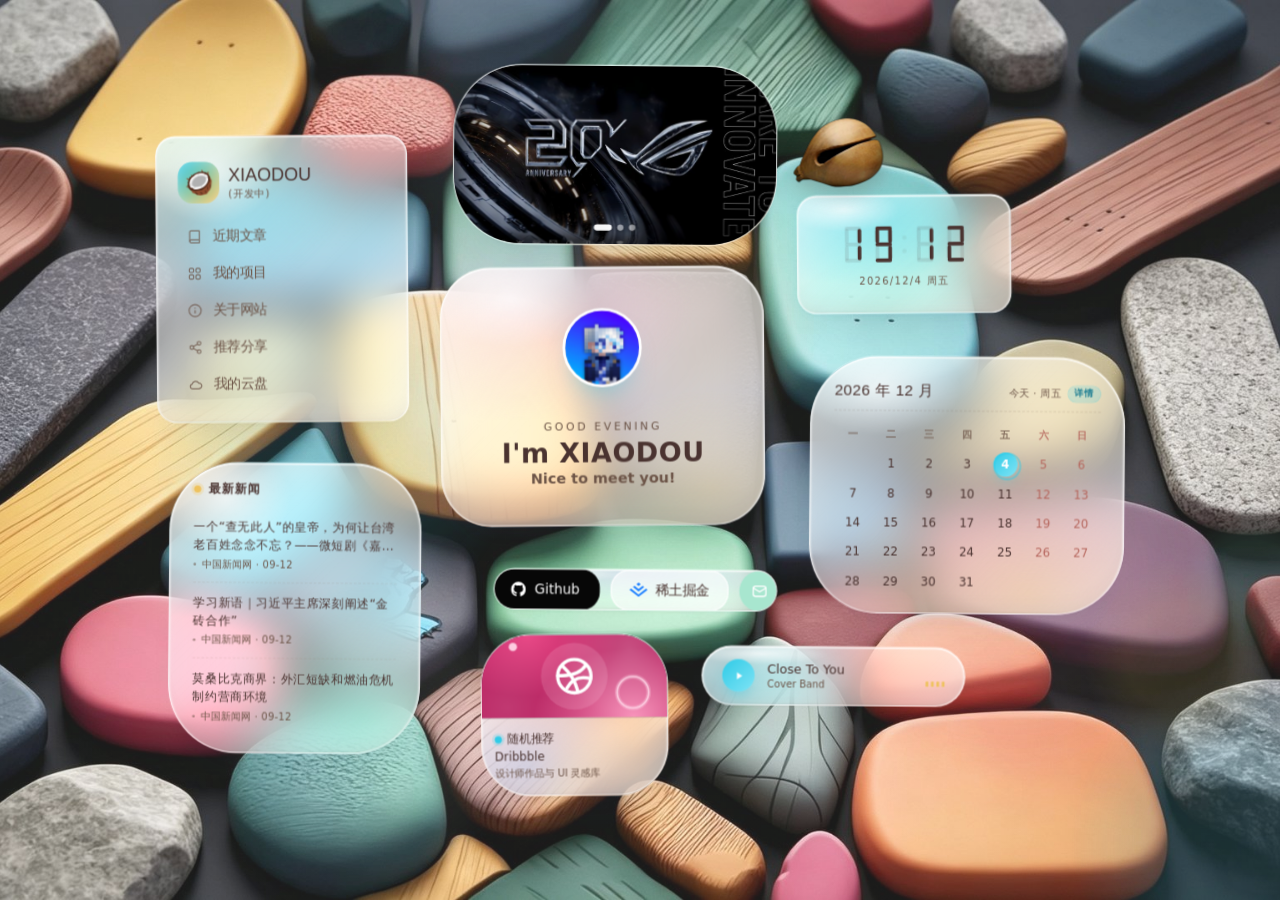
<file: index.html>
<!DOCTYPE html>
<html lang="zh-CN" class="windows">
<head>
  <meta charset="UTF-8" />
  <meta name="viewport" content="width=device-width, initial-scale=1.0, maximum-scale=1.0, user-scalable=no" />
  <title>XIAODOU</title>
  <meta name="description" content="XIAODOU 的个人主页，记录前端开发、探索与笔记。" />
  <link rel="icon" href="assets/favicon.svg" type="image/svg+xml" />
  <link rel="preconnect" href="https://fonts.gstatic.cn" crossorigin="anonymous" />
  <link href="https://fonts.googleapis.cn/css2?family=Averia+Gruesa+Libre&display=swap" rel="stylesheet" />
  <link rel="stylesheet" href="style.css?v=43" />
</head>
<body>
  <!-- 模糊粒子背景画布 -->
  <canvas class="bg-canvas" id="bgCanvas"></canvas>

  <main class="stage">

    <!-- 左栏 · 导航卡 -->
    <aside class="card card-nav">
      <div class="nav-brand">
        <div class="nav-logo">🥥</div>
        <div>
          <div class="nav-title">XIAODOU</div>
          <div class="nav-dev">(开发中)</div>
        </div>
      </div>
      <ul class="nav-links">
        <li><a href="blog.html">
          <svg viewBox="0 0 24 24" fill="none" stroke="currentColor" stroke-width="2" stroke-linecap="round" stroke-linejoin="round"><path d="M4 19.5A2.5 2.5 0 0 1 6.5 17H20"/><path d="M6.5 2H20v20H6.5A2.5 2.5 0 0 1 4 19.5v-15A2.5 2.5 0 0 1 6.5 2z"/></svg>
          近期文章</a></li>
        <li><a href="projects.html">
          <svg viewBox="0 0 24 24" fill="none" stroke="currentColor" stroke-width="2" stroke-linecap="round" stroke-linejoin="round"><rect x="3" y="3" width="7" height="7" rx="2"/><rect x="14" y="3" width="7" height="7" rx="2"/><rect x="3" y="14" width="7" height="7" rx="2"/><rect x="14" y="14" width="7" height="7" rx="2"/></svg>
          我的项目</a></li>
        <li><a href="about.html">
          <svg viewBox="0 0 24 24" fill="none" stroke="currentColor" stroke-width="2" stroke-linecap="round" stroke-linejoin="round"><circle cx="12" cy="12" r="10"/><path d="M12 16v-4"/><path d="M12 8h.01"/></svg>
          关于网站</a></li>
        <li><a href="#" id="navShare" title="点击复制域名">
          <svg viewBox="0 0 24 24" fill="none" stroke="currentColor" stroke-width="2" stroke-linecap="round" stroke-linejoin="round"><circle cx="18" cy="5" r="3"/><circle cx="6" cy="12" r="3"/><circle cx="18" cy="19" r="3"/><path d="M8.6 13.5l6.8 4M15.4 6.5l-6.8 4"/></svg>
          推荐分享</a></li>
        <li><a href="#" title="云盘开发中，敬请期待">
          <svg viewBox="0 0 24 24" fill="none" stroke="currentColor" stroke-width="2" stroke-linecap="round" stroke-linejoin="round"><path d="M17.5 19a4.5 4.5 0 1 0-.42-8.98 6 6 0 0 0-11.06 1.6A4 4 0 0 0 7 19.5h10.5z"/></svg>
          我的云盘</a></li>
      </ul>
    </aside>

    <!-- 右上 · 木鱼按钮（实拍木鱼贴图，背景已抠透明） -->
    <button class="btn-muyu" id="btnMuyu" title="敲木鱼，积攒功德" aria-label="敲木鱼，积攒功德">
      <img src="assets/muyu.png" alt="木鱼" draggable="false" />
    </button>

    <!-- 右上 · 时钟卡 -->
    <section class="card card-clock">
      <div class="clock-time seg-clock" id="clockTime" aria-live="polite"></div>
      <div class="clock-date" id="clockDate"></div>
    </section>

    <!-- 右栏 · 日历卡（整张可点，打开详情面板：节假日 / 放假 / 补班） -->
    <section class="card card-calendar" id="cardCalendar" role="button" tabindex="0"
             aria-haspopup="dialog" aria-label="查看日历详情：节假日与放假安排">
      <div class="cal-head">
        <span class="cal-title" id="calTitle"></span>
        <span class="cal-side">
          <span class="cal-today" id="calToday"></span>
          <span class="cal-more" aria-hidden="true">详情</span>
        </span>
      </div>
      <div class="cal-grid" id="calGrid"></div>
    </section>

    <!-- 中央 · 横幅幻灯片卡（三张壁纸自动轮播；底部圆点可手动切换） -->
    <div class="card card-banner" id="cardBanner">
      <div class="banner-slides">
        <img class="banner-slide is-active" src="assets/banner/slide-1-rog.jpg" alt="ROG 20 周年纪念壁纸" />
        <img class="banner-slide" src="assets/banner/slide-2-vangogh.jpg" alt="后印象派星空壁纸" />
        <img class="banner-slide" src="assets/banner/slide-3-harmony.jpg" alt="HarmonyOS 壁纸" />
      </div>
      <div class="banner-dots" id="bannerDots"></div>
    </div>

    <div class="card card-hello">
      <div class="avatar-float">
        <div class="avatar-wrap">
          <img src="assets/avatar.jpg" alt="XIAODOU 头像" />
        </div>
      </div>
      <h1 class="hello">
        <span class="hello-greet" id="greetWord">Good Evening</span>
        <span class="hello-main">I'm <span class="name">XIAODOU</span></span>
        <span class="hello-sub">Nice to meet you!</span>
      </h1>
    </div>

    <div class="card card-social">
      <a class="social-btn github" href="https://github.com/xiaodou" target="_blank" rel="noopener">
        <svg viewBox="0 0 24 24" fill="currentColor"><path d="M12 .5A11.5 11.5 0 0 0 .5 12a11.5 11.5 0 0 0 7.86 10.92c.58.1.79-.25.79-.56v-2c-3.2.7-3.87-1.37-3.87-1.37-.53-1.32-1.28-1.68-1.28-1.68-1.05-.71.08-.7.08-.7 1.16.08 1.77 1.18 1.77 1.18 1.03 1.75 2.7 1.25 3.35.95.1-.74.4-1.25.73-1.53-2.55-.29-5.22-1.28-5.22-5.68 0-1.26.45-2.28 1.18-3.09-.12-.29-.51-1.46.11-3.05 0 0 .96-.31 3.15 1.18.9-.25 1.9-.38 2.9-.38s2 .13 2.9.38c2.19-1.49 3.15-1.18 3.15-1.18.62 1.59.23 2.76.11 3.05.73.81 1.18 1.83 1.18 3.09 0 4.41-2.67 5.38-5.22 5.67.41.35.77 1.04.77 2.1v3.11c0 .31.21.67.8.56A11.5 11.5 0 0 0 23.5 12 11.5 11.5 0 0 0 12 .5z"/></svg>
        Github
      </a>
      <a class="social-btn juejin" href="https://juejin.cn" target="_blank" rel="noopener">
        <!-- 稀土掘金官方 mark（Simple Icons 24×24 网格），品牌蓝 #1E80FF -->
        <svg viewBox="0 0 24 24" fill="#1E80FF" aria-hidden="true"><path d="m12 14.316 7.454-5.88-2.022-1.625L12 11.1l-.004.003-5.432-4.288-2.02 1.624 7.452 5.88Zm0-7.247 2.89-2.298L12 2.453l-.004-.005-2.884 2.318 2.884 2.3Zm0 11.266-.005.002-9.975-7.87L0 12.088l.194.156 11.803 9.308 7.463-5.885L24 12.085l-2.023-1.624Z"/></svg>
        稀土掘金
      </a>
      <a class="social-btn email" href="mailto:isxiaodou@163.com" aria-label="邮件联系">
        <svg viewBox="0 0 24 24" fill="none" stroke="currentColor" stroke-width="2" stroke-linecap="round" stroke-linejoin="round"><rect x="2" y="4" width="20" height="16" rx="4"/><path d="m2 7 10 6 10-6"/></svg>
      </a>
    </div>

    <a class="card card-rec" id="cardRec" href="https://developer.mozilla.org/" target="_blank" rel="noopener">
      <div class="rec-thumb" id="recThumb" style="background:linear-gradient(135deg,#1b1b1f,#454553)"><span class="rec-initial">M</span></div>
      <div class="rec-body">
        <div class="rec-label">随机推荐</div>
        <div class="rec-desc" id="recName">MDN Web Docs</div>
        <div class="rec-sub" id="recDesc">Web 开发权威文档，语法与兼容性一查便知</div>
      </div>
    </a>

    <!-- 左栏 · 最新新闻（导航卡正下方） -->
    <section class="card card-latest">
      <div class="latest-head">最新新闻</div>
      <ul class="news-list">
        <li>
          <a href="https://view.inews.qq.com/a/20260909A09PS700" target="_blank" rel="noopener">
            <span class="news-title">2026年服贸会开幕，90个国家和地区设展办会</span>
            <span class="news-src">新华网 · 09-09</span>
          </a>
        </li>
        <li>
          <a href="https://www.toutiao.com/article/7683303492462723625/" target="_blank" rel="noopener">
            <span class="news-title">前8个月我国货物贸易进出口同比增长7.6%</span>
            <span class="news-src">央视新闻 · 09-09</span>
          </a>
        </li>
        <li>
          <a href="https://new.qq.com/rain/a/20260909A0AZHN00" target="_blank" rel="noopener">
            <span class="news-title">名古屋亚运会倒计时10天，中国代表团15人出征</span>
            <span class="news-src">北京青年报 · 09-09</span>
          </a>
        </li>
      </ul>
    </section>

    <!-- 右底部 · 音乐播放卡 -->
    <section class="card card-music">
      <button class="music-play" id="musicPlay" aria-label="播放/暂停">
        <svg id="musicIcon" viewBox="0 0 24 24" fill="currentColor"><path d="M8 5.14v14l11-7z"/></svg>
      </button>
      <div class="music-info">
        <div class="music-name">Close To You</div>
        <div class="music-artist">Cover Band</div>
      </div>
      <div class="eq" id="eqBox">
        <span></span><span></span><span></span><span></span>
      </div>
    </section>

  </main>

  <!-- ============================================================
       日历详情面板（点日历卡打开）。
       结构：layer 负责"整屏定位 + 居中"，backdrop 负责压暗虚化；
       sheet 才是那张会从日历卡里"长出"来的面板。
       面板本身不写居中用的 transform，transform 要空出来给开合动画做 FLIP。
       ============================================================ -->
  <div class="cal-layer" id="calLayer">
    <div class="cal-backdrop" id="calBackdrop"></div>
    <section class="cal-sheet" id="calSheet" role="dialog" aria-modal="true" aria-labelledby="sheetYM">
      <div class="sheet-inner">
        <header class="sheet-head">
          <div class="sheet-lead">
            <span class="sheet-ym" id="sheetYM"></span>
            <span class="sheet-sub" id="sheetSub"></span>
          </div>
          <div class="sheet-tools">
            <button type="button" class="sheet-nav" id="sheetPrev" aria-label="上个月">
              <svg viewBox="0 0 24 24" fill="none" stroke="currentColor" stroke-width="2.4" stroke-linecap="round" stroke-linejoin="round"><path d="m14 6-6 6 6 6"/></svg>
            </button>
            <button type="button" class="sheet-today" id="sheetToday">今天</button>
            <button type="button" class="sheet-nav" id="sheetNext" aria-label="下个月">
              <svg viewBox="0 0 24 24" fill="none" stroke="currentColor" stroke-width="2.4" stroke-linecap="round" stroke-linejoin="round"><path d="m10 6 6 6-6 6"/></svg>
            </button>
            <button type="button" class="sheet-close" id="sheetClose" aria-label="关闭">
              <svg viewBox="0 0 24 24" fill="none" stroke="currentColor" stroke-width="2.4" stroke-linecap="round"><path d="M6 6l12 12M18 6L6 18"/></svg>
            </button>
          </div>
        </header>
        <div class="sheet-body">
          <div class="sheet-week">
            <span>一</span><span>二</span><span>三</span><span>四</span><span>五</span><span>六</span><span>日</span>
          </div>
          <div class="sheet-grid" id="sheetGrid"></div>
        </div>
        <footer class="sheet-foot">
          <div class="sheet-legend">
            <span><i class="k-off"></i>放假</span>
            <span><i class="k-work"></i>补班</span>
            <span><i class="k-we"></i>周末</span>
          </div>
          <div class="sheet-sum" id="sheetSum"></div>
        </footer>
      </div>
    </section>
  </div>

  <script src="script.js?v=33"></script>
</body>
</html>
</file>
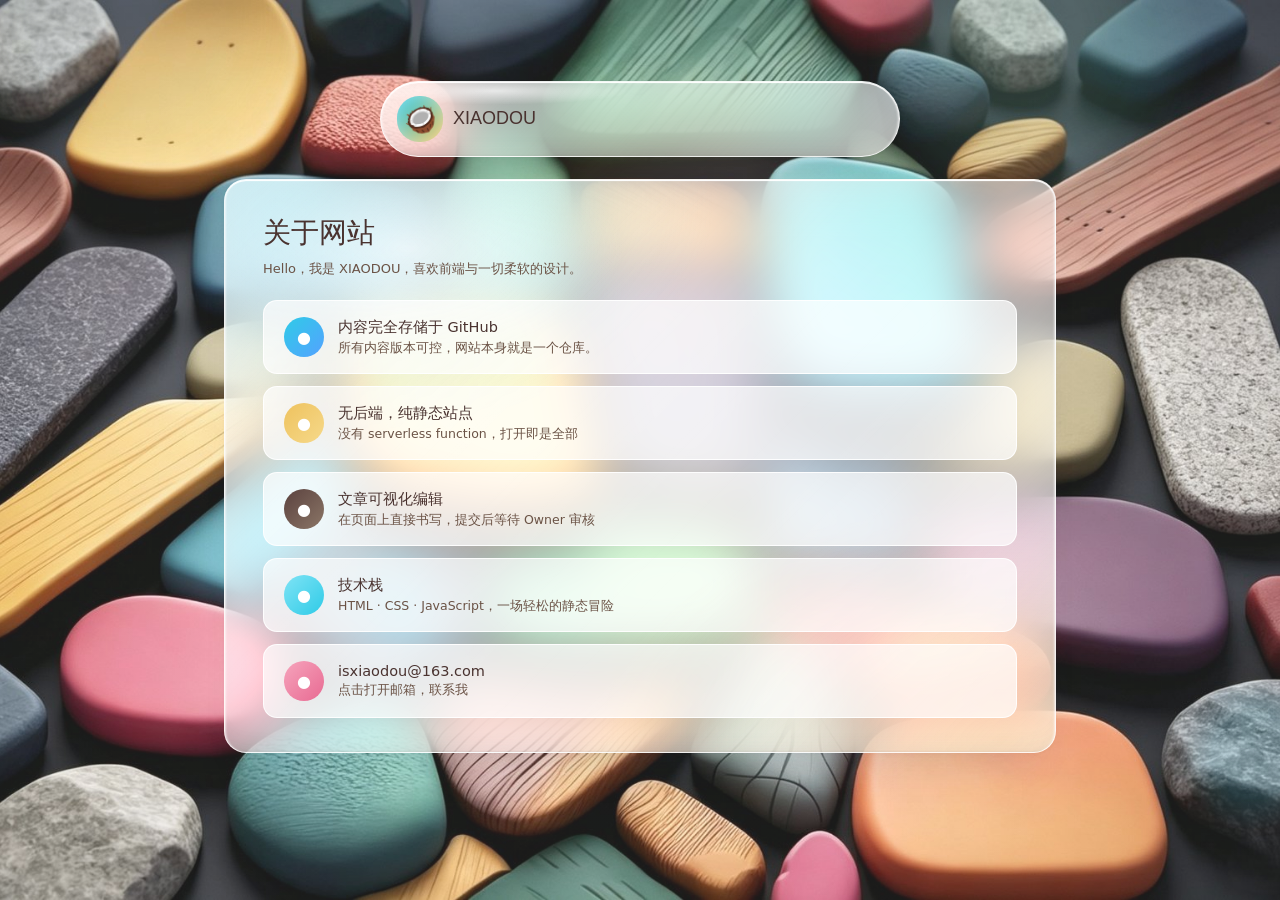
<file: about.html>
<!DOCTYPE html>
<html lang="zh-CN">
<head>
  <meta charset="UTF-8" />
  <meta name="viewport" content="width=device-width, initial-scale=1.0, maximum-scale=1.0, user-scalable=no" />
  <title>关于网站 · XIAODOU</title>
  <link rel="icon" href="assets/favicon.svg" type="image/svg+xml" />
  <link href="https://fonts.googleapis.cn/css2?family=Averia+Gruesa+Libre&display=swap" rel="stylesheet" />
  <link rel="stylesheet" href="style.css?v=43" />
</head>
<body>
  <canvas class="bg-canvas" id="bgCanvas"></canvas>
  <div class="sub-wrap">
    <a class="card sub-nav" href="index.html">
      <div class="nav-logo">🥥</div>
      <div class="nav-title">XIAODOU</div>
      
    </a>
    <section class="card sub-card">
      <h1>关于网站</h1>
      <div class="sub-desc">Hello，我是 XIAODOU，喜欢前端与一切柔软的设计。</div>
      <ul class="sub-list">
        <li>
          <span class="ic" style="background:linear-gradient(135deg,#2fcbe7,#54a2ff)">●</span>
          <div><div class="t">内容完全存储于 GitHub</div><div class="d">所有内容版本可控，网站本身就是一个仓库。</div></div>
        </li>
        <li>
          <span class="ic" style="background:linear-gradient(135deg,#eec25e,#f6d98a)">●</span>
          <div><div class="t">无后端，纯静态站点</div><div class="d">没有 serverless function，打开即是全部</div></div>
        </li>
        <li>
          <span class="ic" style="background:linear-gradient(135deg,#5b423f,#8b7667)">●</span>
          <div><div class="t">文章可视化编辑</div><div class="d">在页面上直接书写，提交后等待 Owner 审核</div></div>
        </li>
        <li>
          <span class="ic" style="background:linear-gradient(135deg,#7fe3f5,#2fcbe7)">●</span>
          <div><div class="t">技术栈</div><div class="d">HTML · CSS · JavaScript，一场轻松的静态冒险</div></div>
        </li>
        <li>
          <a class="mail-link" href="mailto:isxiaodou@163.com">
            <span class="ic" style="background:linear-gradient(135deg,#f6a4bc,#e86a92)">●</span>
            <div><div class="t">isxiaodou@163.com</div><div class="d">点击打开邮箱，联系我</div></div>
          </a>
        </li>
      </ul>
    </section>
  </div>
  <script src="script.js?v=33"></script>
</body>
</html>
</file>
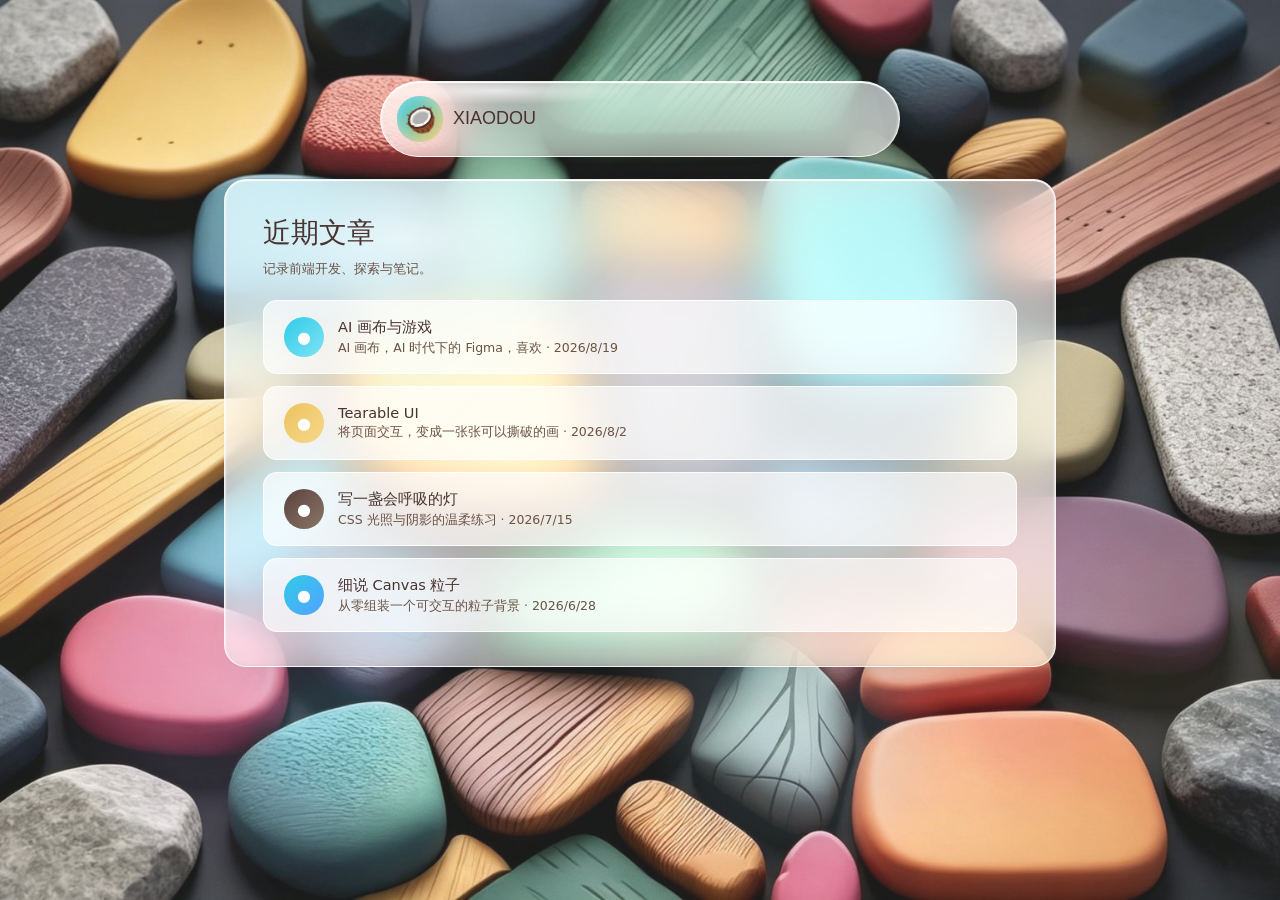
<file: blog.html>
<!DOCTYPE html>
<html lang="zh-CN">
<head>
  <meta charset="UTF-8" />
  <meta name="viewport" content="width=device-width, initial-scale=1.0, maximum-scale=1.0, user-scalable=no" />
  <title>近期文章 · XIAODOU</title>
  <link rel="icon" href="assets/favicon.svg" type="image/svg+xml" />
  <link href="https://fonts.googleapis.cn/css2?family=Averia+Gruesa+Libre&display=swap" rel="stylesheet" />
  <link rel="stylesheet" href="style.css?v=43" />
</head>
<body>
  <canvas class="bg-canvas" id="bgCanvas"></canvas>
  <div class="sub-wrap">
    <a class="card sub-nav" href="index.html">
      <div class="nav-logo">🥥</div>
      <div class="nav-title">XIAODOU</div>
      
    </a>
    <section class="card sub-card">
      <h1>近期文章</h1>
      <div class="sub-desc">记录前端开发、探索与笔记。</div>
      <ul class="sub-list">
        <li>
          <span class="ic" style="background:linear-gradient(135deg,#2fcbe7,#7fe3f5)">●</span>
          <div><div class="t">AI 画布与游戏</div><div class="d">AI 画布，AI 时代下的 Figma，喜欢 · 2026/8/19</div></div>
        </li>
        <li>
          <span class="ic" style="background:linear-gradient(135deg,#eec25e,#f6d98a)">●</span>
          <div><div class="t">Tearable UI</div><div class="d">将页面交互，变成一张张可以撕破的画 · 2026/8/2</div></div>
        </li>
        <li>
          <span class="ic" style="background:linear-gradient(135deg,#5b423f,#8b7667)">●</span>
          <div><div class="t">写一盏会呼吸的灯</div><div class="d">CSS 光照与阴影的温柔练习 · 2026/7/15</div></div>
        </li>
        <li>
          <span class="ic" style="background:linear-gradient(135deg,#2fcbe7,#54a2ff)">●</span>
          <div><div class="t">细说 Canvas 粒子</div><div class="d">从零组装一个可交互的粒子背景 · 2026/6/28</div></div>
        </li>
      </ul>
    </section>
  </div>
  <script src="script.js?v=33"></script>
</body>
</html>
</file>
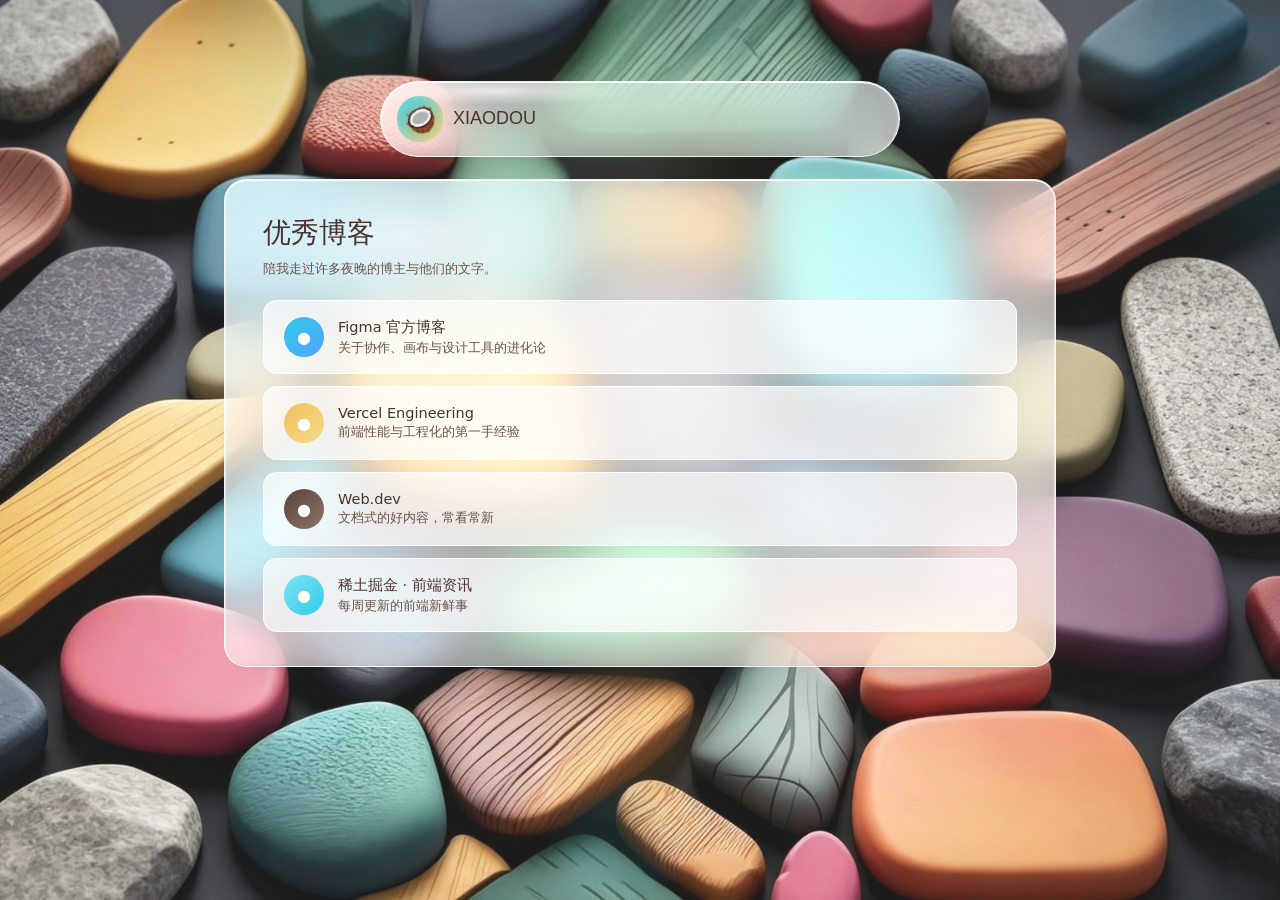
<file: bloggers.html>
<!DOCTYPE html>
<html lang="zh-CN">
<head>
  <meta charset="UTF-8" />
  <meta name="viewport" content="width=device-width, initial-scale=1.0, maximum-scale=1.0, user-scalable=no" />
  <title>优秀博客 · XIAODOU</title>
  <link rel="icon" href="assets/favicon.svg" type="image/svg+xml" />
  <link href="https://fonts.googleapis.cn/css2?family=Averia+Gruesa+Libre&display=swap" rel="stylesheet" />
  <link rel="stylesheet" href="style.css?v=43" />
</head>
<body>
  <canvas class="bg-canvas" id="bgCanvas"></canvas>
  <div class="sub-wrap">
    <a class="card sub-nav" href="index.html">
      <div class="nav-logo">🥥</div>
      <div class="nav-title">XIAODOU</div>
      
    </a>
    <section class="card sub-card">
      <h1>优秀博客</h1>
      <div class="sub-desc">陪我走过许多夜晚的博主与他们的文字。</div>
      <ul class="sub-list">
        <li>
          <span class="ic" style="background:linear-gradient(135deg,#2fcbe7,#54a2ff)">●</span>
          <div><div class="t">Figma 官方博客</div><div class="d">关于协作、画布与设计工具的进化论</div></div>
        </li>
        <li>
          <span class="ic" style="background:linear-gradient(135deg,#eec25e,#f6d98a)">●</span>
          <div><div class="t">Vercel Engineering</div><div class="d">前端性能与工程化的第一手经验</div></div>
        </li>
        <li>
          <span class="ic" style="background:linear-gradient(135deg,#5b423f,#8b7667)">●</span>
          <div><div class="t">Web.dev</div><div class="d">文档式的好内容，常看常新</div></div>
        </li>
        <li>
          <span class="ic" style="background:linear-gradient(135deg,#7fe3f5,#2fcbe7)">●</span>
          <div><div class="t">稀土掘金 · 前端资讯</div><div class="d">每周更新的前端新鲜事</div></div>
        </li>
      </ul>
    </section>
  </div>
  <script src="script.js?v=33"></script>
</body>
</html>
</file>
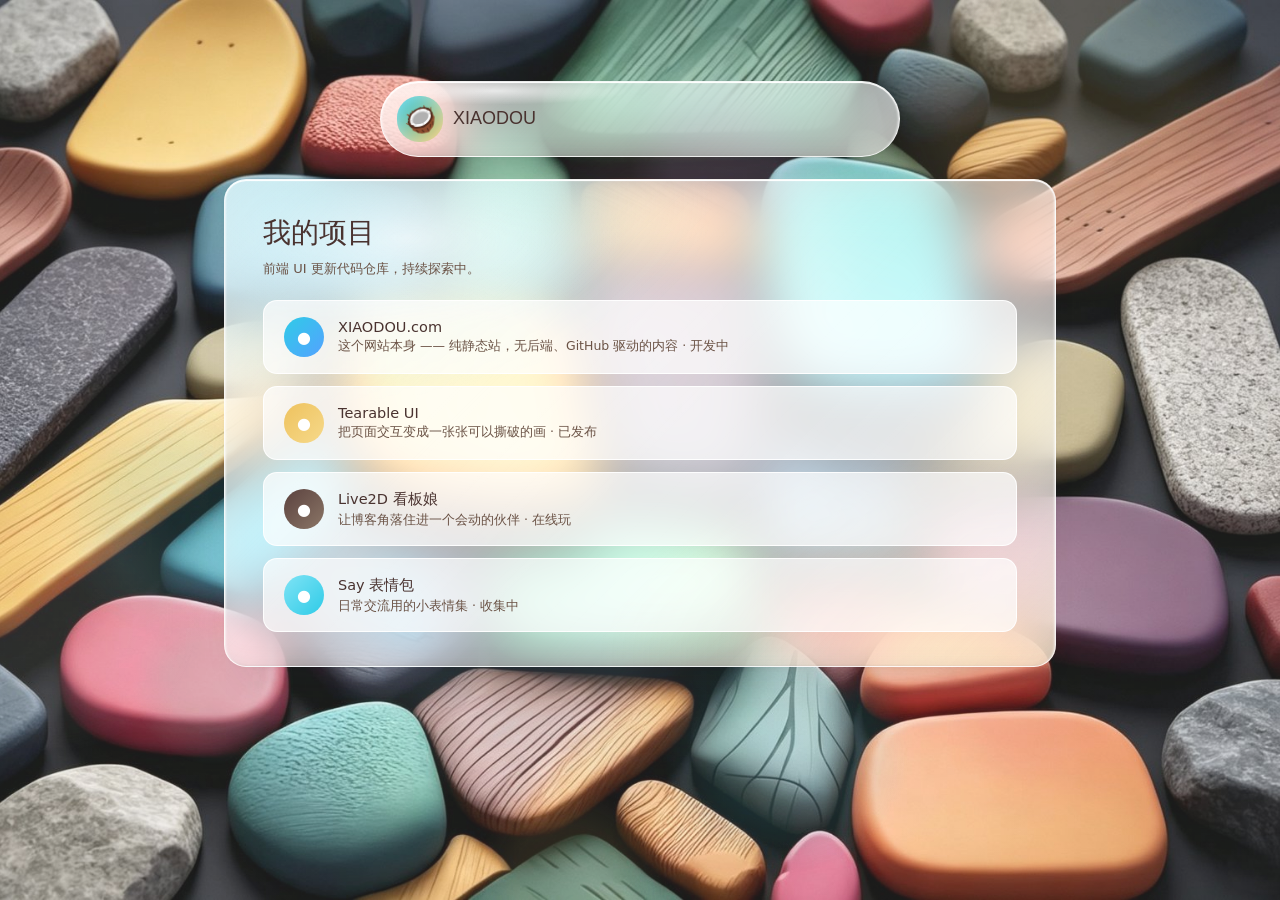
<file: projects.html>
<!DOCTYPE html>
<html lang="zh-CN">
<head>
  <meta charset="UTF-8" />
  <meta name="viewport" content="width=device-width, initial-scale=1.0, maximum-scale=1.0, user-scalable=no" />
  <title>我的项目 · XIAODOU</title>
  <link rel="icon" href="assets/favicon.svg" type="image/svg+xml" />
  <link href="https://fonts.googleapis.cn/css2?family=Averia+Gruesa+Libre&display=swap" rel="stylesheet" />
  <link rel="stylesheet" href="style.css?v=43" />
</head>
<body>
  <canvas class="bg-canvas" id="bgCanvas"></canvas>
  <div class="sub-wrap">
    <a class="card sub-nav" href="index.html">
      <div class="nav-logo">🥥</div>
      <div class="nav-title">XIAODOU</div>
      
    </a>
    <section class="card sub-card">
      <h1>我的项目</h1>
      <div class="sub-desc">前端 UI 更新代码仓库，持续探索中。</div>
      <ul class="sub-list">
        <li>
          <span class="ic" style="background:linear-gradient(135deg,#2fcbe7,#54a2ff)">●</span>
          <div><div class="t">XIAODOU.com</div><div class="d">这个网站本身 —— 纯静态站，无后端、GitHub 驱动的内容 · 开发中</div></div>
        </li>
        <li>
          <span class="ic" style="background:linear-gradient(135deg,#eec25e,#f6d98a)">●</span>
          <div><div class="t">Tearable UI</div><div class="d">把页面交互变成一张张可以撕破的画 · 已发布</div></div>
        </li>
        <li>
          <span class="ic" style="background:linear-gradient(135deg,#5b423f,#8b7667)">●</span>
          <div><div class="t">Live2D 看板娘</div><div class="d">让博客角落住进一个会动的伙伴 · 在线玩</div></div>
        </li>
        <li>
          <span class="ic" style="background:linear-gradient(135deg,#7fe3f5,#2fcbe7)">●</span>
          <div><div class="t">Say 表情包</div><div class="d">日常交流用的小表情集 · 收集中</div></div>
        </li>
      </ul>
    </section>
  </div>
  <script src="script.js?v=33"></script>
</body>
</html>
</file>
<file: style.css>
/* ============================================================
   XIAODOU 个人主页复刻 — 设计系统
   主题变量取自原站 :root 计算值
   ============================================================ */
:root {
  --color-brand: #2fcbe7;
  /* 文字色比早先各收深一档：玻璃是半透的，背景又是深色实拍壁纸，
     原来的 #5b423f / #8b7667 在 11~13px 小字上会被背景色"吃"掉一截，
     看着就发灰发虚。收深后对比度上去，字形边缘立刻立得住。 */
  --color-primary: #4a3330;
  --color-secondary: #6b5346;
  --color-brand-secondary: #eec25e;
  --color-bg: #d4e8f3; /* 图片没加载出来时的兜底底色 */
  --color-border: #ffffff;
  /* ---------- 背景照片：整页底图（哑光彩色石头壁纸） ----------
     照片挂在 html 上（见下方 html 选择器），body 只压一层很薄的纱。
     这样做的好处：卡片背后的 backdrop-filter 会去糊"这张照片本身"，
     每张卡落在照片的不同位置上，就自然透出不同的石头颜色——
     比之前手写 8 团色雾更真实，也更像 iOS 的玻璃压壁纸。
       --bg-photo  底图地址（换壁纸只改这一个 url）
       --bg-veil   照片上压的薄纱：数值是唯一开关
                   偏白 → 照片更淡、卡片文字更好读；偏透明 → 照片更浓艳 */
  --bg-photo: url("assets/bg-stones.jpg");
  --bg-veil: linear-gradient(
    rgba(255, 255, 255, 0.1),
    rgba(255, 255, 255, 0.1)
  );
  /* 卡片白度比浅色背景时代调高了一档：照片整体偏暗，
     白色叠得薄了卡片会变成中灰，深棕文字就压不住了。 */
  --color-card: rgba(255, 255, 255, 0.5);
  --color-article: rgba(255, 255, 255, 0.56);
  /* ---------- 形状系统：有方有圆 ----------
     排列规则是「相邻两张卡必定一圆一方」，具体谁方谁圆见下方
     「有方有圆」注释块。四个值只调"档位"，改这里就能整体变软/变硬：
       方 = 22px   棱角干净的面板/信息卡（在左右两列）
       中 = 56px   中列的软档：比"方"圆润、又比"圆"克制
       圆 = 76px   饱满的主视觉卡
       胶囊 = 999px 细条控件（社交条 / 音乐条），两端全圆 */
  --r-square: 22px;
  --r-soft: 56px;
  --r-round: 76px;
  --r-pill: 999px;
  /* 液态玻璃参数：blur 越大越糊越通透，saturate 提饱和让背景色"透而艳"（iOS 味的来源） */
  --glass-blur: 24px;
  --glass-sat: 1.9;
  --glass-tint: brightness(1.05);
  /* 玻璃表面的光：左上斜向主反光 + 右下回光 + 左上焦点高光（纯静态，不参与动画） */
  --glass-sheen: linear-gradient(
      135deg,
      rgba(255, 255, 255, 0.56) 0%,
      rgba(255, 255, 255, 0.12) 36%,
      rgba(255, 255, 255, 0) 58%
    ),
    linear-gradient(315deg, rgba(255, 255, 255, 0.34) 0%, rgba(255, 255, 255, 0) 40%),
    radial-gradient(
      ellipse 42% 30% at 22% 12%,
      rgba(255, 255, 255, 0.7) 0%,
      rgba(255, 255, 255, 0) 62%
    );
  /* ---------- 字体栈 ----------
     原来 --font-sans 里 "sans-serif" 夹在中间，把它后面的
     "Microsoft YaHei" / "Helvetica Neue" 全挡死了——那些字体永远不会被考虑。
     通用族名必须放最后，这里顺便把 Windows 的中文指名到 "Microsoft YaHei UI"
     （Win10/11 自带，字形跟雅黑同源但排得更紧、渲染更锐），
     西文交给 Segoe UI，小字立刻干净一截。 */
  --font-cjk: "Microsoft YaHei UI", "Microsoft YaHei", "PingFang SC",
    "HarmonyOS Sans SC", "Hiragino Sans GB", "Source Han Sans SC",
    "Noto Sans CJK SC", "Noto Sans SC";
  --font-sans: -apple-system, BlinkMacSystemFont, "Segoe UI", system-ui,
    "Segoe UI Variable Text", Roboto, "Helvetica Neue", Arial, var(--font-cjk),
    sans-serif;
  --font-averia: "Averia Gruesa Libre", var(--font-cjk), sans-serif;
  /* 玻璃厚度 = 外投影（浮起）+ 顶亮环（镜面）+ 两侧缘光（透镜边缘）+ 内底阴影（容积） */
  --shadow-card: 0 34px 46px -30px rgba(30, 45, 60, 0.16),
    0 2px 6px -2px rgba(30, 45, 60, 0.06),
    inset 0 2px 1px -1px rgba(255, 255, 255, 1),
    inset 0 1px 0 rgba(255, 255, 255, 0.55),
    inset 0 -2px 2px -1px rgba(91, 66, 63, 0.07),
    inset 2px 0 2px -1px rgba(255, 255, 255, 0.6),
    inset -2px 0 2px -1px rgba(255, 255, 255, 0.6),
    inset 0 -18px 26px -22px rgba(91, 66, 63, 0.14);
  --shadow-card-hover: 0 44px 56px -32px rgba(30, 45, 60, 0.2),
    0 2px 6px -2px rgba(30, 45, 60, 0.07),
    inset 0 2px 1px -1px rgba(255, 255, 255, 1),
    inset 0 1px 0 rgba(255, 255, 255, 0.7),
    inset 0 -2px 2px -1px rgba(91, 66, 63, 0.07),
    inset 2px 0 2px -1px rgba(255, 255, 255, 0.75),
    inset -2px 0 2px -1px rgba(255, 255, 255, 0.75),
    inset 0 -18px 26px -22px rgba(91, 66, 63, 0.14);
}

* {
  margin: 0;
  padding: 0;
  box-sizing: border-box;
}

html {
  /* 这里以前挂的是 `cursor: url("assets/cursor.svg") 2 1, auto` 图片光标，
     现已换成 DOM 虚拟鼠标（见文件末尾「虚拟鼠标」一节）。 */
  scroll-behavior: smooth;
  /* 整页背景照片：cover 铺满、fixed 让照片不随内容滚动（滚动时玻璃后面是"匀速"的，
     不会出现照片跟着卡片一起跑、失去"隔着一层玻璃"的错觉） */
  background: var(--color-bg) var(--bg-photo) center / cover no-repeat fixed;
}

body {
  font-family: var(--font-sans);
  color: var(--color-primary);
  /* 照片上面那层薄纱。原来这里是四角青/黄/紫/粉的色雾，
     现在底图本身就是彩色的，色雾只会糊掉照片，故只留薄纱。 */
  background: var(--bg-veil);
  min-height: 100vh;
  /* 关键一步：WebKit 系的 antialiased 会强制灰度抗锯齿、把 ClearType 次像素渲染关掉，
     11~13px 的中文小字在这种模式下会发灰、边缘发毛。改回 auto 交还给系统渲染，
     这是"字更清晰"里收益最大、代价最小的一条。 */
  -webkit-font-smoothing: auto;
  -moz-osx-font-smoothing: auto;
  text-rendering: optimizeLegibility;
  -webkit-text-size-adjust: 100%;
  text-size-adjust: 100%;
  /* 与原站一致：固定像素布局，窄视口允许横向滚动 */
}

::selection {
  background: var(--color-brand);
  color: #fff;
}

/* ---------- 背景粒子画布 ----------
   底图换成实拍壁纸后，这层色块从"背景主体"退成"照片上的一层柔光"，
   透明度因此从 0.75 收到 0.3：再高就把照片糊住了。

   ⚠️ 性能红线：这里曾经挂 filter: blur(50px)，而画布每帧都在重绘 ——
   每帧都要对整个视口跑一遍 50px 大半径模糊（约 3 个 pass），中端核显直接被吃满，
   整页掉帧（最显眼的就是光标不跟手）。柔边已经直接画进色块（径向渐变），
   这个元素上永远不要再挂任何 filter。 */
.bg-canvas {
  position: fixed;
  inset: 0;
  z-index: 0;
  width: 100%;
  height: 100%;
  display: block;
  opacity: 0;
  transition: opacity 2.2s ease;
  pointer-events: none;
}
.bg-canvas.on {
  opacity: 0.3;
}

/* ---------- 液态玻璃卡片（对齐 iOS Liquid Glass） ----------
   三层叠加造出"玻璃"：
   ① backdrop-filter 糊掉并提饱和背景 —— 玻璃的"透"
   ② --glass-sheen 表面反光 —— 斜向主高光 + 右下回光 + 左上焦点光斑
   ③ --shadow-card 顶亮环 / 两侧缘光 / 内底阴影 —— 玻璃的厚度与透镜边缘
   全部是静态光影，不参与动画（性能） */
.card {
  position: absolute;
  /* 每张卡自己的色偏；默认透明（不偏色），具体卡片在下方统一覆盖 */
  --card-tint: linear-gradient(rgba(255, 255, 255, 0), rgba(255, 255, 255, 0));
  background: var(--glass-sheen), var(--card-tint), var(--color-card);
  border: 1px solid rgba(255, 255, 255, 0.78);
  border-radius: var(--r-soft); /* 默认「中」档，具体卡片在下方按职责覆盖 */
  box-shadow: var(--shadow-card);
  -webkit-backdrop-filter: blur(var(--glass-blur)) saturate(var(--glass-sat))
    var(--glass-tint);
  backdrop-filter: blur(var(--glass-blur)) saturate(var(--glass-sat))
    var(--glass-tint);
  transition: transform 0.35s cubic-bezier(0.22, 1, 0.36, 1),
    box-shadow 0.35s ease;
}
.card:hover {
  box-shadow: var(--shadow-card-hover);
  transform: translateY(-4px);
}
.card.hoverable:hover {
  transform: translateY(-4px);
  box-shadow: var(--shadow-card-hover);
}

/* ---------- 每张卡的玻璃色偏 ----------
   一块玻璃顶多"很透"，但要整页不单调，得让每张卡透着不同颜色。
   全部是低饱和的大面积径向色雾，压在最底层，不动文字对比度。 */
.card-nav {
  --card-tint: radial-gradient(
    ellipse 85% 68% at 20% 12%,
    rgba(47, 203, 231, 0.4) 0%,
    rgba(47, 203, 231, 0) 70%
  );
}
.card-latest {
  --card-tint: radial-gradient(
    ellipse 85% 68% at 78% 88%,
    rgba(60, 200, 160, 0.34) 0%,
    rgba(60, 200, 160, 0) 70%
  );
}
.card-hello {
  --card-tint: radial-gradient(
      ellipse 78% 62% at 24% 16%,
      rgba(244, 170, 196, 0.42) 0%,
      rgba(244, 170, 196, 0) 70%
    ),
    radial-gradient(
      ellipse 70% 55% at 84% 86%,
      rgba(238, 194, 94, 0.3) 0%,
      rgba(238, 194, 94, 0) 70%
    );
}
.card-clock {
  --card-tint: radial-gradient(
      ellipse 90% 80% at 26% 18%,
      rgba(47, 203, 231, 0.44) 0%,
      rgba(47, 203, 231, 0) 72%
    ),
    linear-gradient(
      145deg,
      rgba(47, 203, 231, 0.1) 0%,
      rgba(238, 194, 94, 0.14) 100%
    );
}
.card-calendar {
  --card-tint: radial-gradient(
    ellipse 88% 70% at 70% 92%,
    rgba(238, 194, 94, 0.4) 0%,
    rgba(238, 194, 94, 0) 72%
  );
}
.card-social {
  --card-tint: radial-gradient(
    ellipse 80% 90% at 50% 12%,
    rgba(186, 160, 240, 0.34) 0%,
    rgba(186, 160, 240, 0) 72%
  );
}
.card-rec {
  --card-tint: radial-gradient(
    ellipse 85% 70% at 24% 82%,
    rgba(150, 190, 245, 0.4) 0%,
    rgba(150, 190, 245, 0) 72%
  );
}
.card-music {
  --card-tint: radial-gradient(
    ellipse 80% 150% at 10% 50%,
    rgba(47, 203, 231, 0.36) 0%,
    rgba(47, 203, 231, 0) 72%
  );
}

/* ---------- 有方有圆：相邻卡片一律「一圆一方」 ----------
   目标不是"按列分组"，而是让挨着的两张卡形状必定不同，
   横看竖看都是交替的：
     左列  导航=方 · 新闻=圆
     中列  横幅=圆 · 问候=中 · 社交条=胶囊 · 推荐=中 · 音乐条=胶囊
     右列  时钟=方 · 日历=圆
   中列用"中"档（56px）单独调软——它夹在两列硬形之间，
   比左右都圆润，整条中间竖带才不会硌眼。
   排列后的方形卡 = 导航 / 时钟，圆形卡 = 横幅 / 新闻 / 日历，
   中列软卡 = 问候 / 推荐。 */
.card-nav      { border-radius: var(--r-square); }  /* 方 */
.card-clock    { border-radius: var(--r-square); }  /* 方 */
.card-hello    { border-radius: var(--r-soft); }    /* 中（中列，偏圆润） */
.card-rec      { border-radius: var(--r-soft); }    /* 中（中列，偏圆润） */
.card-banner   { border-radius: var(--r-round); }   /* 圆 */
.card-latest   { border-radius: var(--r-round); }   /* 圆 */
.card-calendar { border-radius: var(--r-round); }   /* 圆 */
.card-social   { border-radius: var(--r-pill); }    /* 胶囊 */
.card-music    { border-radius: var(--r-pill); }    /* 胶囊 */

/* 方卡内部的元素同步收棱角：外圆角 > 内圆角，嵌套才不会"鼓包" */
.card-nav .nav-logo     { border-radius: 16px; }
.card-nav .nav-links li a { border-radius: 14px; }

/* ---------- 入场动画：卡片按阅读顺序柔和浮现 ----------
   关键帧只写 from + fill-mode:backwards：
   delay 期间应用 from（隐藏），结束后不保持填充 → hover transform 不被覆盖 */
@keyframes rise-in {
  from {
    opacity: 0;
    transform: translateY(22px) scale(0.985);
  }
}
.card,
.btn-muyu {
  animation: rise-in 0.85s cubic-bezier(0.22, 1, 0.36, 1) backwards;
}
.card-nav     { animation-delay: 0.05s; }
.card-banner  { animation-delay: 0.14s; }
.card-hello   { animation-delay: 0.22s; }
.btn-muyu     { animation-delay: 0.30s; }
.card-clock   { animation-delay: 0.34s; }
.card-calendar{ animation-delay: 0.42s; }
.card-latest  { animation-delay: 0.50s; }
.card-social  { animation-delay: 0.58s; }
.card-rec     { animation-delay: 0.66s; }
.card-music   { animation-delay: 0.74s; }

/* ---------- 主舞台：固定像素画布，fitStage 等比缩放后于视口正中完整显示 ---------- */
.stage {
  position: fixed;
  left: 0;
  top: 0;
  width: 1002px; /* 内容基准宽：与全部卡片的右缘（日历 1002）一致 */
  height: 779px; /* 与原站 scrollHeight=779 完全一致 */
  transform-origin: 0 0;
  z-index: 1;
}

/* a 通用 hover */
a {
  color: inherit;
  text-decoration: none;
}

/* ============================================================
   左栏 · 导航卡（XIAODOU + 5 链接，内容紧凑无空白）
   ============================================================ */
.card-nav {
  left: -60px;
  top: 45px;
  width: 280px;
  padding: 28px 24px 24px;
  display: flex;
  flex-direction: column;
  gap: 18px;
}

.nav-brand {
  display: flex;
  align-items: center;
  gap: 10px;
}
.nav-logo {
  width: 46px;
  height: 46px;
  border-radius: 22px;
  flex-shrink: 0;
  background: linear-gradient(135deg, var(--color-brand), var(--color-brand-secondary));
  display: flex;
  align-items: center;
  justify-content: center;
  font-family: var(--font-averia);
  font-size: 22px;
  color: #fff;
  box-shadow: inset 0 0 14px rgba(255, 255, 255, 0.4);
}
/* 内容换成 🥥 后补的：emoji 字形自带一圈内边距，22px 在 46px 的块里显小，
   提到 26px 恢复原来「X」的视觉分量（emoji 不吃 color，白色规则对它无效，无妨） */
.nav-logo {
  font-size: 26px;
}
.nav-title {
  font-family: var(--font-averia);
  font-size: 20px;
  color: var(--color-primary);
  line-height: 1.1;
}
.nav-dev {
  font-size: 11px;
  color: var(--color-secondary);
  margin-top: 3px;
  letter-spacing: 1px;
}

.nav-links {
  list-style: none;
  display: flex;
  flex-direction: column;
  gap: 4px;
}
.nav-links li a {
  display: flex;
  align-items: center;
  gap: 12px;
  padding: 9px 10px;
  border-radius: 22px;
  font-size: 15px;
  color: var(--color-secondary);
  transition: color 0.25s, background 0.25s, transform 0.25s;
}
.nav-links li a svg {
  width: 16px;
  height: 16px;
  opacity: 0.75;
  transition: transform 0.3s cubic-bezier(0.22, 1, 0.36, 1);
}
.nav-links li a:hover svg {
  transform: scale(1.15);
}
.nav-links li a:hover {
  color: var(--color-primary);
  background: rgba(47, 203, 231, 0.1);
  transform: translateX(4px);
}

/* ============================================================
   右上 · 木鱼按钮（实拍贴图；动画只用 transform/opacity，走 GPU 合成）
   ============================================================ */
.btn-muyu {
  position: absolute;
  left: 640px;
  top: 18px;
  width: 102px;
  height: 80px;
  padding: 0;
  background: none;
  border: none;
  cursor: pointer;
  z-index: 5;
  -webkit-tap-highlight-color: transparent;
}
.btn-muyu img {
  display: block;
  width: 100%;
  height: 100%;
  object-fit: contain;
  user-select: none;
  transform-origin: 50% 82%; /* 支点靠下，敲击像点头 */
  will-change: transform;    /* 常驻合成层，首帧即满帧 */
  transition: transform 0.25s cubic-bezier(0.22, 1, 0.36, 1);
  filter: drop-shadow(0 8px 12px rgba(91, 66, 63, 0.28)); /* 静态投影，不做动画 */
}
.btn-muyu:hover img {
  transform: scale(1.06);
}
.btn-muyu:active img {
  transform: scale(0.9);
}
/* 敲击动画：压扁 → 回弹 → 停，纯 transform 合成，0.3s 利落收尾 */
@keyframes muyu-hit {
  0%   { transform: scale(1); }
  30%  { transform: scale(1.1, 0.78); }
  62%  { transform: scale(0.94, 1.07); }
  82%  { transform: scale(1.03, 0.97); }
  100% { transform: scale(1); }
}
.btn-muyu.hit img {
  animation: muyu-hit 0.3s cubic-bezier(0.3, 0.7, 0.4, 1);
}
/* 鼠标位置冒出的"功德 +1"：transform + opacity 合成动画 */
.muyu-pop {
  position: fixed;
  z-index: 70;
  pointer-events: none;
  font-family: var(--font-sans);
  font-size: 15px;
  font-weight: 600;
  color: var(--color-primary);
  text-shadow: 0 1px 0 rgba(255, 255, 255, 0.85);
  white-space: nowrap;
  will-change: transform, opacity;
  animation: muyu-pop 0.9s cubic-bezier(0.22, 0.9, 0.36, 1) forwards;
}
.muyu-pop .lotus {
  font-size: 13px;
  margin-left: 2px;
}
@keyframes muyu-pop {
  0%   { opacity: 0; transform: translate(-50%, 0) scale(0.7); }
  16%  { opacity: 1; transform: translate(-50%, -14px) scale(1.06); }
  72%  { opacity: 1; }
  100% { opacity: 0; transform: translate(-50%, -56px) scale(1); }
}
/* 点击"推荐分享"复制域名后的气泡提示 */
.copy-pop {
  position: fixed;
  z-index: 70;
  pointer-events: none;
  padding: 8px 18px;
  border-radius: 999px;
  background: rgba(255, 255, 255, 0.92);
  border: 0.667px solid var(--color-border);
  box-shadow: 0 14px 28px -12px rgba(91, 66, 63, 0.3),
    inset 0 1px 0 rgba(255, 255, 255, 0.6);
  font-family: var(--font-sans);
  font-size: 13px;
  font-weight: 500;
  color: var(--color-primary);
  white-space: nowrap;
  will-change: transform, opacity;
  transform: translate(-50%, 0);
  animation: copy-pop 1.4s cubic-bezier(0.22, 0.9, 0.36, 1) forwards;
}
@keyframes copy-pop {
  0%   { opacity: 0; transform: translate(-50%, -4px) scale(0.85); }
  14%  { opacity: 1; transform: translate(-50%, -14px) scale(1.04); }
  70%  { opacity: 1; transform: translate(-50%, -24px) scale(1); }
  100% { opacity: 0; transform: translate(-50%, -44px) scale(1); }
}

/* ============================================================
   右上 · 时钟卡 232×132
   ============================================================ */
.card-clock {
  left: 652px;
  top: 111px;
  width: 232px;
  height: 132px;
  padding: 22px;
  display: flex;
  flex-direction: column;
  align-items: center;
  justify-content: center;
  gap: 7px;
  box-shadow: var(--shadow-card), 0 2px 12px rgba(47, 203, 231, 0.08);
}
.clock-time {
  display: flex;
  align-items: center;
  justify-content: center;
  font-family: var(--font-averia);
  font-size: 40px;
  line-height: 1;
  color: var(--color-primary);
  font-variant-numeric: tabular-nums;
  letter-spacing: 1px;
  text-shadow: 0 2px 8px rgba(47, 203, 231, 0.12);
}
.clock-date {
  font-size: 11px;
  font-weight: 500;
  color: var(--color-secondary);
  text-align: center;
  letter-spacing: 1.5px;
}

/* 时钟 · 七段数码管（复刻原站 SVG 数码钟） */
.seg-clock {
  display: flex;
  align-items: center;
  gap: 5px;
  font-variant-numeric: initial;
  letter-spacing: 0;
}
.seg-clock .seg {
  width: 29px;
  height: 52px;
  display: block;
}
.seg-clock .seg path {
  fill: none;
  stroke: var(--color-primary);
  stroke-width: 3.5; /* 3.2 → 3.5：笔画略加粗，数码管缩到 0.9 后不再"发虚成灰线" */
  stroke-linecap: round;
  opacity: 0.12; /* 熄灯段 0.1 → 0.12：点亮段与熄灭段的差更明确，读数一眼到位 */
  transition: opacity 0.18s ease;
}
.seg-clock .seg path.on {
  opacity: 1;
}
.seg-clock .colon {
  display: flex;
  flex-direction: column;
  gap: 10px;
  padding: 0 1px;
}
.seg-clock .colon::before,
.seg-clock .colon::after {
  content: "";
  width: 5px;
  height: 5px;
  border-radius: 50%;
  background: var(--color-primary);
  opacity: 0.42;
  transition: opacity 0.15s ease;
}
.seg-clock .colon.blink::before,
.seg-clock .colon.blink::after {
  opacity: 0.07; /* 每秒闪烁，指示秒的走动（复刻原站指示点） */
}

/* ============================================================
   右栏 · 日历卡 350×286
   ============================================================ */
.card-calendar {
  left: 652px;
  top: 279px;
  width: 350px;
  height: 286px;
  padding: 26px 26px 18px;
  /* 改成纵向 flex：头部占固定高度，日期网格 flex:1 撑满余量。
     这样当月是 5 行还是 6 行都由高度均分，不会再出现
     "最后一行 28/29/30 被卡片下缘切掉"的溢出。 */
  display: flex;
  flex-direction: column;
}
.cal-head {
  display: flex;
  align-items: baseline;
  justify-content: space-between;
  /* 原来标题区吃掉 26px（12 margin + 12 padding + 边框），
     留给格子的高度太紧——末行数字底边距卡片内缘只剩 2px，看着像被切。
     这里各收 3px，把省下的高度还给日期行。 */
  margin-bottom: 9px;
  padding-bottom: 10px;
  /* 与新闻卡同一种虚线，把"标题区"和"格子区"分开 */
  border-bottom: 1px dashed rgba(107, 83, 70, 0.18);
}
/* 月份用圆体做标题，和时钟、问候语同族 —— 一眼是"标题"，而不是一串日期数字 */
.cal-title {
  font-family: var(--font-averia);
  font-size: 17px;
  font-weight: 400;
  letter-spacing: 0.5px;
  color: var(--color-primary);
}
.cal-today {
  font-size: 11px;
  font-weight: 500;
  letter-spacing: 0.6px;
  color: var(--color-secondary);
}
/* 右上角那一组：日期 + 「详情」小胶囊。
   胶囊是这张卡"可以点开"的可见线索（整卡可点，胶囊只是视觉提示，不单独绑事件）。 */
.cal-side {
  display: inline-flex;
  align-items: center;
  gap: 7px;
}
.cal-more {
  font-size: 10.5px;
  font-weight: 600;
  letter-spacing: 0.4px;
  padding: 2px 7px 3px;
  border-radius: 999px;
  color: #177a90;
  background: rgba(47, 203, 231, 0.18);
  box-shadow: inset 0 0 0 0.5px rgba(47, 203, 231, 0.38);
  transition: background 0.2s ease, color 0.2s ease;
}
.card-calendar:hover .cal-more {
  background: var(--color-brand);
  color: #fff;
}
.card-calendar {
  cursor: pointer;
}
.card-calendar:focus-visible {
  outline: 2px solid var(--color-brand);
  outline-offset: 4px;
}
.cal-grid {
  flex: 1;                             /* 吃掉头部以下的全部高度 */
  display: grid;
  grid-template-columns: repeat(7, 1fr);
  grid-auto-rows: 1fr;                 /* 行高按可用高度均分：5 行月 / 6 行月都不会溢出 */
  text-align: center;
  font-variant-numeric: tabular-nums;  /* 数字等宽，七列才对得齐 */
}
.cal-grid .wk {
  display: flex;
  align-items: center;
  justify-content: center;
  font-size: 11px;
  font-weight: 600;
  letter-spacing: 0.5px;
  color: var(--color-secondary);
  opacity: 0.8;
  padding: 0;
}
/* 周一起始，第 6、7 列正好是周六、周日 */
.cal-grid .wk:nth-child(6),
.cal-grid .wk:nth-child(7) {
  color: #b5655c;
  opacity: 0.9;
}
.cal-grid .day {
  position: relative;
  z-index: 0;                /* 建层叠上下文，伪元素才能落在文字之下、卡片之上 */
  display: flex;
  align-items: center;
  justify-content: center;
  font-size: 13px;
  color: var(--color-primary);
  transition: color 0.2s;
}
/* 高亮圆交给伪元素：格子本身是"扁的"（宽 > 高），
   直接给格子 border-radius:50% 会画成椭圆 —— 这是原来最显眼的毛病。 */
.cal-grid .day::before {
  content: "";
  position: absolute;
  left: 50%;
  top: 50%;
  width: 27px;
  height: 27px;
  margin: -13.5px 0 0 -13.5px;
  border-radius: 50%;
  background: transparent;
  transition: background 0.22s;
  z-index: -1;
}
.cal-grid .day:not(.blank):hover::before {
  background: rgba(47, 203, 231, 0.18);
}
.cal-grid .day.we {
  color: #b5655c;            /* 周末数字用同一支暖红，与表头呼应 */
}
.cal-grid .day.blank {
  visibility: hidden;        /* 原来是 opacity:0 + pointer-events:none，留白更干净 */
}
.cal-grid .day.today {
  color: #fff;
  font-weight: 600;
}
.cal-grid .day.today::before {
  background: linear-gradient(135deg, var(--color-brand), #7fe3f5);
  box-shadow: 0 8px 16px -6px rgba(47, 203, 231, 0.6);
}
/* 今天徽章的呼吸光环：与高亮圆同尺寸、同心，scale+opacity 合成动画 */
.cal-grid .day.today::after {
  content: "";
  position: absolute;
  left: 50%;
  top: 50%;
  width: 27px;
  height: 27px;
  margin: -13.5px 0 0 -13.5px;
  border-radius: 50%;
  border: 2px solid rgba(47, 203, 231, 0.5);
  pointer-events: none;
  animation: today-ring 2.6s ease-out infinite;
}
@keyframes today-ring {
  0%   { transform: scale(1);    opacity: 0.75; }
  70%  { transform: scale(1.5);  opacity: 0; }
  100% { transform: scale(1.5);  opacity: 0; }
}
/* 放假 / 补班的小圆点：绝对定位，不吃格子的排版空间，
   只在数字下面点一下 —— 既提示"这个月有假"，也暗示这张卡能点开 */
.cal-grid .day .dot {
  position: absolute;
  left: 50%;
  bottom: 1px;
  width: 4px;
  height: 4px;
  margin-left: -2px;
  border-radius: 50%;
  background: #d0614f;
}
.cal-grid .day .dot.work {
  background: #8b94a1;
}
.cal-grid .day.today .dot {
  background: #fff;
}

/* ============================================================
   中央列 · 横幅插画 + 问候卡 + 社交按钮 + 随机推荐
   ============================================================ */
.card-banner {
  left: 256px;
  top: -45px;
  width: 360px;
  height: 200px;
  overflow: hidden;
  padding: 0;
  z-index: 1;
}
/* ---------- 横幅幻灯片：三张壁纸交叉淡入轮播 ----------
   每张 slide 都是一张绝对定位、铺满卡片的 img，靠 opacity 切换。
   当前帧额外跑一段 bannerZoom（缓慢推近），切走时 class 被摘掉、
   动画随之复位，所以每张都从同一比例重新推近，节奏一致。 */
.banner-slides {
  position: absolute;
  inset: 0;
}
.banner-slide {
  position: absolute;
  inset: 0;
  width: 100%;
  height: 100%;
  object-fit: cover;
  display: block;
  opacity: 0;
  transform: scale(1.05);
  will-change: opacity, transform;
  transition: opacity 1.1s ease;
}
.banner-slide.is-active {
  opacity: 1;
  z-index: 1;
  animation: bannerZoom 8s ease-out forwards;
}
@keyframes bannerZoom {
  from { transform: scale(1.05); }
  to   { transform: scale(1.12); }
}

/* 底部一层极淡的影，让指示点在亮色壁纸（星空 / HarmonyOS）上也压得住 */
.card-banner::after {
  content: "";
  position: absolute;
  left: 0;
  right: 0;
  bottom: 0;
  height: 68px;
  background: linear-gradient(rgba(0, 0, 0, 0), rgba(0, 0, 0, 0.32));
  pointer-events: none;
  z-index: 2;
}

/* 指示点：居中压在卡底。此处已落在 76px 圆角的直线段内，不会被切掉 */
.banner-dots {
  position: absolute;
  left: 50%;
  bottom: 15px;
  transform: translateX(-50%);
  display: flex;
  gap: 6px;
  z-index: 3;
}
.banner-dots i {
  width: 7px;
  height: 7px;
  border-radius: 999px;
  background: rgba(255, 255, 255, 0.5);
  box-shadow: 0 1px 4px rgba(0, 0, 0, 0.45);
  cursor: pointer;
  transition: width 0.32s cubic-bezier(0.22, 1, 0.36, 1), background 0.32s ease;
}
.banner-dots i.on {
  width: 20px;
  background: rgba(255, 255, 255, 0.96);
}

@media (prefers-reduced-motion: reduce) {
  .banner-slide {
    transform: none;
    transition: opacity 0.2s linear;
  }
  .banner-slide.is-active { animation: none; }
}

.card-hello {
  left: 256px;
  top: 191px;
  width: 360px;
  height: 288px;
  padding: 26px 24px 22px;
  display: flex;
  flex-direction: column;
  align-items: center;
  justify-content: center;
  text-align: center;
  gap: 18px;
  z-index: 2;
}
/* 悬浮动画壳：框+头像作为整体一起浮动；hover 的 scale/rotate 留在 wrap 层互不干扰 */
.avatar-float {
  animation: avatar-float 6s ease-in-out infinite;
}
.avatar-wrap {
  width: 88px;
  height: 88px;
  border-radius: 50%;
  overflow: hidden;
  border: 3px solid #fff;
  box-shadow: 0 18px 30px -16px rgba(47, 203, 231, 0.55);
  flex-shrink: 0;
  transition: transform 0.5s cubic-bezier(0.22, 1, 0.36, 1);
}
.avatar-wrap:hover {
  transform: scale(1.08) rotate(-4deg);
}
.avatar-wrap img {
  width: 100%;
  height: 100%;
  object-fit: cover;
}
/* 极缓慢的悬浮呼吸：幅度小、周期长，视线不会被惊扰 */
@keyframes avatar-float {
  0%, 100% { transform: translateY(0); }
  50%      { transform: translateY(-5px); }
}
.hello h1 {
  font-family: var(--font-averia);
  font-weight: 400;
  color: var(--color-primary);
  display: flex;
  flex-direction: column;
  align-items: center;
  gap: 7px;
}
/* 问候词：小字 eyebrow，拉开与主名的层级 */
.hello-greet {
  font-family: var(--font-sans);
  font-size: 12px;
  font-weight: 500;
  letter-spacing: 3px;
  text-transform: uppercase;
  color: var(--color-secondary);
}
/* 主视觉：名字行 */
.hello-main {
  display: block;
  font-size: 30px;
  line-height: 1.15;
  letter-spacing: 0.5px;
}
/* 副行：收小让层级落回主行 */
.hello-sub {
  display: block;
  font-size: 16px;
  line-height: 1.3;
  color: var(--color-secondary);
}
/* 注：主名 <span class="name"> 位于 <h1 class="hello"> 之内，h1 自己就是 .hello，
   因此 ".hello h1 .name" 这个后代选择器永远匹配不到——截图里 XIAODOU 一直是
   纯深棕色，用的是 .hello-main 继承下来的主色。此处保留但不改外观（与原站一致）；
   若哪天想让名字真的走渐变，把选择器改成 ".hello .name" 即可。 */
.hello h1 .name {
  /* 渐变两端各收深一档：浅青 + 浅黄打在浅玻璃上本来就"发飘"，
     收深后字面与底色的差值变大，笔画边缘立刻清楚。 */
  background: linear-gradient(90deg, #16b0d2, #dda62a 82%);
  -webkit-background-clip: text;
  background-clip: text;
  color: transparent;
  -webkit-text-fill-color: transparent;
  /* 原先是 filter: drop-shadow(...)：filter 会把这个元素整体位图化，
     再叠上舞台那层等比缩放 = 二次重采样，字沿必毛。改用 text-shadow
     （只按字形轮廓画晕，不触发位图化），顺带垫一层极淡的白让彩字从玻璃上"浮"起来。 */
  text-shadow: 0 1px 1px rgba(255, 255, 255, 0.4);
  padding: 0 2px;
}
.hello-tip {
  font-size: 12px;
  font-weight: 500;
  color: var(--color-secondary);
}

/* 社交按钮行 */
.card-social {
  left: 301px;
  top: 515px;
  width: 315px;
  height: 46px;
  display: flex;
  align-items: center;
  justify-content: center;
  gap: 12px;
  padding: 0;
  overflow: hidden;
}
.social-btn {
  display: inline-flex;
  align-items: center;
  justify-content: center;
  gap: 9px;
  height: 45px;
  padding: 0 20px;
  border-radius: 20px;
  color: #fff;
  text-decoration: none;
  white-space: nowrap;
  transition: transform 0.3s cubic-bezier(0.22, 1, 0.36, 1), filter 0.3s;
}
.social-btn svg {
  width: 17px;
  height: 17px;
}
.social-btn:hover {
  transform: translateY(-3px);
  filter: brightness(1.06);
}
.social-btn.github {
  padding: 0 22px;
  background: #070707;
  font-family: var(--font-sans);
  font-size: 15px;
  font-weight: 500;
}
.social-btn.juejin {
  padding: 0 20px;
  background: rgba(255, 255, 255, 0.6);
  color: var(--color-primary);
  font-size: 15px;
  font-weight: 500;
  border: 1px solid rgba(255, 255, 255, 0.9);
  box-shadow: inset 0 0 0 0.5px rgba(255, 255, 255, 0.5);
}
/* 掘金 mark 在 24×24 网格里是"宽扁"的（宽度占满 24、高只有约 18），
   塞进和正方形 GitHub 图标一样的 17px 方框里，会显得小一号、发飘。
   单独放到 20px，让两个按钮的图标视觉重量对得上。 */
.social-btn.juejin svg {
  width: 20px;
  height: 20px;
}
.social-btn.email {
  width: 45px;
  height: 45px;
  padding: 0;
  border-radius: 50%;
  background: #a8e6cf;
  color: #fff;
  flex-shrink: 0;
}

/* ============================================================
   中央底部 · 随机推荐卡
   ============================================================ */
.card-rec {
  left: 301px;
  top: 599px;
  width: 200px;
  height: 180px;
  padding: 0;
  overflow: hidden;
  display: flex;
  flex-direction: column;
  text-decoration: none;
  color: inherit;
}
.rec-thumb {
  position: relative;
  width: 100%;
  height: 92px;
  flex-shrink: 0;
  display: flex;
  align-items: center;
  justify-content: center;
  overflow: hidden;
}
/* 柔光斑：叠在 SVG 封面上增加玻璃质感层次 */
.rec-thumb::after {
  content: "";
  position: absolute;
  inset: 0;
  z-index: 2;
  background:
    radial-gradient(circle at 80% 18%, rgba(255, 255, 255, 0.22), transparent 44%),
    radial-gradient(circle at 14% 88%, rgba(255, 255, 255, 0.12), transparent 40%);
  pointer-events: none;
}
.rec-thumb svg {
  width: 100%;
  height: 100%;
  display: block;
  position: relative;
  z-index: 1;
  transition: transform 0.25s cubic-bezier(0.22, 1, 0.36, 1);
}
.card-rec:hover .rec-thumb svg {
  transform: scale(1.06);
}
.rec-initial {
  font-size: 42px;
  font-weight: 700;
  color: #fff;
  line-height: 1;
  text-shadow: 0 2px 6px rgba(0, 0, 0, 0.22);
  transition: transform 0.25s cubic-bezier(0.22, 1, 0.36, 1);
}
.card-rec:hover .rec-initial {
  transform: scale(1.14);
}
.rec-body {
  flex: 1;
  min-height: 0;
  padding: 7px 14px 9px;
  display: flex;
  flex-direction: column;
  justify-content: center;
  gap: 3px;
  overflow: hidden;
}
.rec-label {
  font-size: 13px;
  line-height: 1.3;
  font-weight: 500;
  color: var(--color-primary);
  display: flex;
  align-items: center;
  gap: 6px;
}
.rec-label::before {
  content: "";
  width: 8px;
  height: 8px;
  border-radius: 50%;
  background: var(--color-brand);
  box-shadow: 0 0 0 3px rgba(47, 203, 231, 0.2);
}
.rec-desc {
  font-size: 13px;
  line-height: 1.3;
  font-weight: 500;
  color: var(--color-primary);
  white-space: nowrap;
  overflow: hidden;
  text-overflow: ellipsis;
}
.rec-sub {
  font-size: 11px;
  line-height: 14px;
  color: var(--color-secondary);
  display: -webkit-box;
  -webkit-line-clamp: 2;
  -webkit-box-orient: vertical;
  overflow: hidden;
}

/* ============================================================
   左栏 · 最新新闻卡（与导航卡同宽同左缘，3 条当日简讯）
   ============================================================ */
.card-latest {
  left: -60px;
  top: 397px;
  width: 280px;
  min-height: 250px;
  padding: 0;
  overflow: hidden;
}
.latest-head {
  padding: 20px 26px 10px;
  font-size: 13px;
  font-weight: 600;
  letter-spacing: 1.5px;
  display: flex;
  align-items: center;
  gap: 8px;
}
.latest-head::before {
  content: "";
  width: 8px;
  height: 8px;
  border-radius: 50%;
  background: var(--color-brand-secondary);
  box-shadow: 0 0 0 3px rgba(238, 194, 94, 0.25);
}
.news-list {
  list-style: none;
  margin: 0;
  padding: 0 26px 20px;
  display: flex;
  flex-direction: column;
}
.news-list li + li {
  border-top: 1px dashed rgba(139, 118, 103, 0.16);
}
.news-list a {
  display: block;
  padding: 12px 0;
  text-decoration: none;
  transition: transform 0.3s cubic-bezier(0.22, 1, 0.36, 1);
}
.news-list a:hover {
  transform: translateX(4px);
}
.news-title {
  display: -webkit-box;
  -webkit-line-clamp: 2;
  -webkit-box-orient: vertical;
  overflow: hidden;
  font-size: 13.5px;
  font-weight: 500;
  color: var(--color-primary);
  line-height: 1.5;
  transition: color 0.2s;
}
.news-list a:hover .news-title {
  color: var(--color-brand);
}
.news-src {
  display: flex;
  align-items: center;
  gap: 6px;
  margin-top: 4px;
  font-size: 11px;
  color: var(--color-secondary);
  letter-spacing: 0.3px;
}
.news-src::before {
  content: "";
  width: 3px;
  height: 3px;
  border-radius: 50%;
  background: currentColor;
  opacity: 0.55;
}

/* ============================================================
   右底部 · 音乐播放条 293×66
   ============================================================ */
.card-music {
  left: 532px;
  top: 601px;
  width: 293px;
  height: 66px;
  padding: 14px 22px;
  display: flex;
  align-items: center;
  gap: 14px;
}
.music-play {
  width: 36px;
  height: 36px;
  border-radius: 50%;
  background: linear-gradient(135deg, var(--color-brand), #7fe3f5);
  display: flex;
  align-items: center;
  justify-content: center;
  color: #fff;
  border: none;
  cursor: pointer;
  flex-shrink: 0;
  transition: transform 0.3s cubic-bezier(0.22, 1, 0.36, 1);
  box-shadow: 0 10px 18px -8px rgba(47, 203, 231, 0.7);
}
.music-play:hover {
  transform: scale(1.1);
}
.music-play svg {
  width: 13px;
  height: 13px;
}
.music-info {
  flex: 1;
  min-width: 0;
}
.music-name {
  font-size: 14px;
  color: var(--color-primary);
  white-space: nowrap;
  overflow: hidden;
  text-overflow: ellipsis;
}
.music-artist {
  font-size: 11px;
  color: var(--color-secondary);
  margin-top: 2px;
}
.eq {
  display: flex;
  align-items: flex-end;
  gap: 3px;
  height: 22px;
}
.eq span {
  width: 3px;
  height: 22px;
  border-radius: 2px;
  background: var(--color-brand-secondary);
  transform: scaleY(0.27);
  transform-origin: bottom;
  transition: transform 0.3s ease;
}
.eq.playing span {
  animation: eqb 1s ease-in-out infinite;
}
.eq span:nth-child(1) { animation-delay: 0s; }
.eq span:nth-child(2) { animation-delay: 0.18s; }
.eq span:nth-child(3) { animation-delay: 0.36s; }
.eq span:nth-child(4) { animation-delay: 0.12s; }
@keyframes eqb {
  0%, 100% { transform: scaleY(0.27); }
  50%      { transform: scaleY(1); }
}

/* ============================================================
   敲木鱼对话框
   ============================================================ */
.modal-mask {
  position: fixed;
  inset: 0;
  z-index: 50;
  background: rgba(91, 66, 63, 0.28);
  -webkit-backdrop-filter: blur(6px);
  backdrop-filter: blur(6px);
  display: flex;
  align-items: center;
  justify-content: center;
  opacity: 0;
  visibility: hidden;
  transition: opacity 0.3s, visibility 0.3s;
}
.modal-mask.show {
  opacity: 1;
  visibility: visible;
}
.modal {
  width: min(520px, 92vw);
  background: var(--glass-sheen), var(--color-article);
  border-radius: 48px;
  border: 1px solid rgba(255, 255, 255, 0.78);
  box-shadow: var(--shadow-card);
  -webkit-backdrop-filter: blur(var(--glass-blur)) saturate(var(--glass-sat))
    var(--glass-tint);
  backdrop-filter: blur(var(--glass-blur)) saturate(var(--glass-sat))
    var(--glass-tint);
  padding: 30px 30px 26px;
  transform: translateY(20px) scale(0.97);
  transition: transform 0.35s cubic-bezier(0.22, 1, 0.36, 1);
}
.modal-mask.show .modal {
  transform: translateY(0) scale(1);
}
.modal h3 {
  font-size: 18px;
  font-weight: 500;
  margin-bottom: 6px;
}
.modal .modal-sub {
  font-size: 12px;
  color: var(--color-secondary);
  margin-bottom: 16px;
}
.modal input,
.modal textarea {
  width: 100%;
  background: rgba(255, 255, 255, 0.85);
  border: 1px solid rgba(255, 255, 255, 0.9);
  border-radius: 20px;
  padding: 13px 16px;
  font: inherit;
  font-size: 14px;
  color: var(--color-primary);
  outline: none;
  margin-bottom: 12px;
  font-family: var(--font-sans);
  transition: box-shadow 0.25s, border-color 0.25s;
}
.modal input:focus,
.modal textarea:focus {
  border-color: var(--color-brand);
  box-shadow: 0 0 0 3px rgba(47, 203, 231, 0.18);
}
.modal textarea {
  min-height: 130px;
  max-height: 46vh;
  resize: vertical;
  overflow-y: auto;
}
.modal-actions {
  display: flex;
  justify-content: flex-end;
  gap: 10px;
  margin-top: 4px;
}
.modal .btn {
  height: 40px;
  padding: 0 22px;
  border-radius: 999px;
  font-size: 14px;
  border: none;
  cursor: pointer;
  font-family: var(--font-sans);
  transition: transform 0.25s, filter 0.25s;
}
.modal .btn:hover { transform: translateY(-2px); }
.modal .btn-cancel {
  background: rgba(139, 118, 103, 0.14);
  color: var(--color-primary);
}
.modal .btn-save {
  background: var(--color-brand);
  color: #fff;
}

/* ============================================================
   内部页面通用
   ============================================================ */
.sub-wrap {
  position: relative;
  z-index: 1;
  max-width: 880px;
  margin: 0 auto;
  padding: 9vh 24px 60px;
  display: flex;
  flex-direction: column;
  align-items: center;
  gap: 22px;
}
.sub-nav {
  position: static;
  width: 100%;
  max-width: 520px;
  padding: 14px 16px;
  display: flex;
  align-items: center;
  gap: 10px;
  border-radius: var(--r-pill); /* 胶囊：导航条两端全圆 */
}
.sub-nav .nav-title {
  font-size: 18px;
}
.sub-nav .nav-links-mini {
  display: flex;
  gap: 4px;
  margin-left: auto;
}
.sub-nav .nav-links-mini a {
  font-size: 13px;
  color: var(--color-secondary);
  padding: 6px 12px;
  border-radius: 999px;
  transition: background 0.25s, color 0.25s;
}
.sub-nav .nav-links-mini a:hover {
  background: rgba(47, 203, 231, 0.14);
  color: var(--color-primary);
}
.sub-card {
  width: 100%;
  padding: 34px 38px;
  border-radius: var(--r-square); /* 方：与上方胶囊导航条形成方/圆对比 */
  position: static;
  box-shadow: var(--shadow-card);
  background: var(--glass-sheen),
    radial-gradient(
      ellipse 70% 60% at 10% 4%,
      rgba(47, 203, 231, 0.34) 0%,
      rgba(47, 203, 231, 0) 70%
    ),
    radial-gradient(
      ellipse 70% 60% at 94% 98%,
      rgba(238, 194, 94, 0.3) 0%,
      rgba(238, 194, 94, 0) 70%
    ),
    var(--color-article);
  border: 1px solid rgba(255, 255, 255, 0.78);
  -webkit-backdrop-filter: blur(var(--glass-blur)) saturate(var(--glass-sat))
    var(--glass-tint);
  backdrop-filter: blur(var(--glass-blur)) saturate(var(--glass-sat))
    var(--glass-tint);
}
.sub-card h1 {
  font-family: var(--font-averia);
  font-size: 28px;
  font-weight: 400;
  margin-bottom: 8px;
  color: var(--color-primary);
}
.sub-card .sub-desc {
  font-size: 13px;
  color: var(--color-secondary);
  margin-bottom: 22px;
}
.sub-list {
  list-style: none;
  display: flex;
  flex-direction: column;
  gap: 12px;
}
.sub-list li {
  background: rgba(255, 255, 255, 0.7);
  border: 1px solid rgba(255, 255, 255, 0.9);
  border-radius: 14px;
  padding: 16px 20px;
  display: flex;
  align-items: center;
  gap: 14px;
  transition: transform 0.3s cubic-bezier(0.22, 1, 0.36, 1);
  animation: rise-in 0.6s cubic-bezier(0.22, 1, 0.36, 1) backwards;
}
.sub-list li:nth-child(1) { animation-delay: 0.12s; }
.sub-list li:nth-child(2) { animation-delay: 0.20s; }
.sub-list li:nth-child(3) { animation-delay: 0.28s; }
.sub-list li:nth-child(4) { animation-delay: 0.36s; }
.sub-list li:nth-child(5) { animation-delay: 0.44s; }
.sub-list li:nth-child(n+6) { animation-delay: 0.52s; }
.sub-list li:hover {
  transform: translateX(6px);
}
.sub-list .ic {
  width: 40px;
  height: 40px;
  border-radius: 50%; /* 圆：方块卡片里点一枚圆，方中带圆 */
  display: flex;
  align-items: center;
  justify-content: center;
  color: #fff;
  flex-shrink: 0;
}
.sub-list .t {
  font-size: 14.5px;
  font-weight: 500;
}
.sub-list .d {
  font-size: 12.5px;
  color: var(--color-secondary);
  margin-top: 3px;
}
/* 可点击的联系条目（如邮箱）：整行可点，继承 li 的 hover 右移 */
.sub-list .mail-link {
  display: flex;
  align-items: center;
  gap: 14px;
  width: 100%;
  color: inherit;
}
.sub-list .mail-link:hover .t {
  color: var(--color-brand);
}

/* ============================================================
   参差感：左右 / 上下交错
   ============================================================
   规则只有一条：把版面当棋盘，按「列号 + 行号」的奇偶分成 A / B 两组。
   相邻的两张卡必定落在不同组，位移方向于是天然交错：

     A 组（列+行 = 偶）→ 左上：left −7px、top −6px、rotate −0.5°
     B 组（列+行 = 奇）→ 右下：left +7px、top +6px、rotate +0.5°

     A：导航(1,1) · 问候(2,2) · 推荐(2,4) · 时钟(3,1)
     B：新闻(1,2) · 横幅(2,1) · 社交(2,3) · 音乐(2,5) · 日历(3,2)

   结果：横着读是 左→右→左，竖着读也是 左→右→左，
   卡片像被一条 S 形串起来，不再对齐成表格。
   （旋转也跟着同一组走，方向与位移一致，交错感更整齐。）

   想换方向：把 A / B 两组的 ± 号对调。
   想换幅度：只改 7 / 6 / 0.5 这三个数就行；全部清零即回到齐整格局。
   注：rotate 用的是独立变换属性，不与 hover 的 translateY(-4px) 冲突。 */
.card-nav      { left: -67px; top: 39px;  rotate: -0.5deg; }   /* A · 原 -60 / 45 */
.card-latest   { left: -53px; top: 403px; rotate: 0.5deg; }    /* B · 原 -60 / 397 */
.card-banner   { left: 263px; top: -39px; rotate: 0.5deg; }    /* B · 原 256 / -45 */
.card-hello    { left: 249px; top: 185px; rotate: -0.5deg; }   /* A · 原 256 / 191 */
.card-clock    { left: 645px; top: 105px; rotate: -0.5deg; width: 238px; }  /* A · 原 652 / 111 / 232 */
.card-calendar { left: 659px; top: 285px; rotate: 0.5deg; }    /* B · 原 652 / 279 */
.card-social   { left: 308px; top: 521px; rotate: 0.5deg; }    /* B · 原 301 / 515 */
.card-rec      { left: 294px; top: 593px; rotate: -0.5deg; width: 208px; }  /* A · 原 301 / 599 / 200 */
.card-music    { left: 539px; top: 607px; rotate: 0.5deg; }    /* B · 原 532 / 601 */

/* ============================================================
   移动端 · 布局切换为纵向堆叠
   ============================================================ */
@media (max-width: 640px) {
  /* 移动端是纵向堆叠，left/top 失效；轻摆也要收回，否则整列歪着不好读 */
  .card {
    rotate: 0deg;
  }
  .stage {
    position: static;
    left: auto;
    top: auto;
    transform: none !important;
    height: auto;
    width: 100%;
    display: flex;
    flex-direction: column;
    align-items: center;
    gap: 24px;
    padding: 88px 16px 48px;
  }
  .card {
    position: static;
    width: min(360px, 92vw) !important;
    height: auto !important;
    min-height: 0 !important;
  }
  .card-banner {
    display: none; /* 移动端隐藏顶部横幅插画 */
  }
  .btn-muyu {
    position: fixed;
    right: 18px;
    top: 18px;
  }
  .card-nav {
    order: 0;
    gap: 14px;
  }
  .card-hello {
    order: 1;
  }
  .card-clock {
    order: 2;
  }
  .card-calendar {
    order: 3;
  }
  .card-latest {
    order: 4;
  }
  .card-social {
    order: 5;
    justify-content: center;
  }
  .card-rec {
    order: 6;
  }
  .card-music {
    order: 7;
  }
  /* 面板在小屏上收窄、减小圆角与字号，图例与概览改成上下两行 */
  .cal-sheet {
    width: 94vw;
    height: min(560px, 82vh);
    border-radius: 26px;
  }
  .sheet-head {
    padding: 16px 16px 12px;
  }
  .sheet-ym {
    font-size: 20px;
  }
  .sheet-body {
    padding: 10px 12px 4px;
  }
  .sheet-week,
  .sheet-grid {
    gap: 4px;
  }
  .sd {
    border-radius: 11px;
  }
  .sd-n {
    font-size: 15px;
  }
  .sd-t {
    font-size: 8.5px;
  }
  .sd-b {
    top: 5px;
    right: 5px;
  }
  .sheet-foot {
    flex-direction: column;
    align-items: flex-start;
    gap: 8px;
    padding: 10px 16px 14px;
  }
  .sheet-sum {
    text-align: left;
  }
}

@media (prefers-reduced-motion: reduce) {
  * {
    animation-duration: 0.001s !important;
    transition-duration: 0.001s !important;
  }
}

/* ============================================================
   虚拟鼠标（Virtual Cursor）
   ============================================================
   为什么废掉 `cursor: url(...)` 图片光标：
     · 系统光标是一张固定位图，先按固定像素栅格化、再随屏幕缩放做插值，
       在 125% / 150% 的屏上边沿就是发虚的，"清晰"这条天然做不到；
     · 位图颜色写死，给不了半透明，更给不了"背后内容被磨砂"的玻璃质感；
     · 老版那张 cursor.svg 的热点还标错在左上角 (2,1)，图形却画在画布正中，
       热点和视觉中心差着 10px 以上，按下去是偏的。

   现在是一支 position: fixed 的 DOM 箭头跟着指针走（逻辑在 script.js 末尾）：
     .vcur-glass  clip-path 裁成箭头轮廓的半透明灰渐变（不磨砂，原因见下）
     .vcur-edge   同一条轮廓画两条 path：深色宽线垫底 + 白色细线，边缘任何背景上都清楚
   就这两层 —— 没有尾巴、没有拖尾、没有悬停变色、没有外发光，普通鼠标，只是灰玻璃的。
   形状是一支不带尾巴的三角箭头：老版那条细腿只有 3px 宽、还斜着往下伸，糊成一坨脏点，
   删掉后是干净的直边。

   三条硬约束（前两条关乎"清晰"，第三条关乎"不掉帧"）：
     1. 坐标在 JS 里按 devicePixelRatio 取整 —— 落在半像素上的斜边会被插值成灰边；
     2. 全程只用 translate3d 平移、绝不 scale：缩放会把描边当位图重采样，
        所以这里任何状态都不做尺寸过渡，形状本身永远不参与动画；
     3. 显示/隐藏走 visibility，不用 opacity —— 理由见下面最后一段。

   ⚠️ 性能红线（真机实测掉帧严重换来的教训）：这一节**一个 filter 都不许有**。
     backdrop-filter 曾在这里挂过 blur(6px)：光标每帧平移、背后像素每帧变化，
     浏览器就要每帧把整个 backdrop root（整页）重新投影 + 模糊一遍，真机直接掉帧；
     无头 --disable-gpu 量不出这个成本（合成发生在 GPU），别被环境骗了。
     drop-shadow 也一样是 filter pass，衬底已改成 SVG 双描边。
     顺带地雷：容器 .vcur 上不能挂 filter / opacity 过渡，clip-path 只能加在
     .vcur-glass 自己身上 —— 否则会另立 backdrop root（这条在新结构里依然成立，
     clip-path 裁形必须留在玻璃层自己身上）。
     隐藏开关用 visibility：隐藏时不绘制、显示时不重建，连"淡入"这种
     必然丢帧的过渡也一并省了。 */
.vcur {
  position: fixed;
  left: 0;
  top: 0;
  z-index: 9999;          /* 高于模态层与日历面板：任何情况下指针都不该被盖住 */
  width: 22px;            /* 与箭头路径的 22×28 画布一致，clip-path 才能对上 */
  height: 28px;
  pointer-events: none;   /* 绝不能挡住点击 */
  visibility: hidden;     /* 关掉时整体隐去，不残留一个箭头冻在左上角 */
  will-change: transform; /* 独占一层合成层：移动只走 translate3d，不重排、不重绘 */
}
.vcur.on {
  visibility: visible;
}

/* 磨砂玻璃层。轮廓路径由 script.js 内联写上（和描边同源，只维护一份）。
   底色是中性灰，不是白 —— 白玻璃压在浅色石头上几乎读不出轮廓，只剩一个"亮块"；
   灰渐变给的是玻璃的厚度：左上受光偏亮、右下略深，压在任何背景上都认得出是灰的。
   三档半透明让背后的照片透过来 —— 是"灰玻璃"，不是一块灰板。

   ⚠️ 曾经在这里挂 backdrop-filter: blur(6px)，真实机器上掉帧严重，已删：
   光标是每帧平移的元素，背后像素随之每帧变化，浏览器不得不把整个 backdrop root
   （从 html 算起就是整页）重新投影 + 模糊一遍 —— 每帧一次全页 blur pass。
   无头 --disable-gpu 环境量不出这个成本（那次验收的盲区），真机上才暴露。
   现在的"玻璃感"全部来自半透明渐变 + 白边 + 高光描边，移动时只有一次合成层平移，
   零重投影、零重光栅化。 */
.vcur-glass {
  position: absolute;
  inset: 0;
  display: block;
  background: linear-gradient(
    152deg,
    rgba(158, 163, 172, 0.55) 0%,
    rgba(122, 128, 138, 0.46) 52%,
    rgba(140, 145, 155, 0.50) 100%
  );
}

/* 描边层：同一轮廓画两条 path —— 底下一条深色宽线、上面一条白色细线。
   曾经用 filter: drop-shadow 做衬底，为了"零 filter"改成双描边：
   filter 即便内容不变，也是合成树上的额外 pass；双 path 就是纯 SVG 描边，画一次随层平移。
   白边负责"亮"，深色底线负责"分离"，任何背景上都认得出轮廓（macOS 光标同款思路）。
   颜色与线宽写在这里、不写在 SVG 的 stroke 属性上：路径归 JS、配色归 CSS，各只有一份。 */
.vcur-edge {
  position: absolute;
  inset: 0;
  display: block;
}
.vcur-edge path {
  fill: none;
  stroke-linejoin: round;
}
.vcur-edge .under {
  stroke: rgba(58, 62, 70, 0.55);
  stroke-width: 3;
}
.vcur-edge .line {
  stroke: rgba(255, 255, 255, 0.96);
  stroke-width: 1.5;
}

/* 系统光标只在 JS 真正跑起来后才藏（html.has-vcur 是脚本加的）。
   用 !important 是为了压过 a / button / .day 这些零散的 cursor: pointer。
   JS 挂了就什么也不加，用户照旧有默认光标可用。 */
html.has-vcur,
html.has-vcur * {
  cursor: none !important;
}

/* ============================================================
   日历详情面板（点日历卡打开）
   ============================================================
   这里只写"静止状态长什么样"，开合动画的位置/缩放全由 script.js 用 FLIP 算，
   所以面板本身**不能写自己的居中 transform** —— transform 要空出来给动画用。
   层级：layer(grid 居中) → backdrop(压暗虚化) → sheet(会从卡片长出来的面板)。 */
body.sheet-lock {
  overflow: hidden;
}

.cal-layer {
  position: fixed;
  inset: 0;
  z-index: 600;          /* 低于虚拟鼠标 9999、高于页面所有卡片与模态 */
  display: grid;
  place-items: center;
  /* 用 visibility 而不是 display:none —— 隐藏状态下 getBoundingClientRect 依然有效，
     FLIP 必须先量出面板的最终矩形才能算出起始形变。 */
  visibility: hidden;
}
.cal-layer.vis {
  visibility: visible;
}

.cal-backdrop {
  position: absolute;
  inset: 0;
  opacity: 0;
  transition: opacity 0.34s ease;
  /* iOS 那种"把底下的东西推远"：压暗 + 大幅虚化 */
  background: rgba(18, 24, 32, 0.34);
  -webkit-backdrop-filter: blur(18px) saturate(1.3);
  backdrop-filter: blur(18px) saturate(1.3);
}

.cal-sheet {
  position: relative;
  width: min(760px, 92vw);
  height: min(580px, 86vh);
  overflow: hidden;
  border-radius: 34px;
  /* 与卡片同源的液态玻璃：斜向高光 + 高明度底色 + 强模糊 */
  background:
    linear-gradient(150deg, rgba(255, 255, 255, 0.5), rgba(255, 255, 255, 0.12) 44%, rgba(255, 255, 255, 0) 70%),
    rgba(252, 250, 248, 0.9);
  -webkit-backdrop-filter: blur(var(--glass-blur)) saturate(var(--glass-sat));
  backdrop-filter: blur(var(--glass-blur)) saturate(var(--glass-sat));
  box-shadow:
    0 48px 90px -34px rgba(16, 30, 45, 0.6),
    0 2px 8px -3px rgba(16, 30, 45, 0.2),
    inset 0 1px 0 rgba(255, 255, 255, 0.9),
    inset 0 0 0 1px rgba(255, 255, 255, 0.5);
  /* 关键是 0 0：FLIP 的 translate+scale 以左上角为锚点，写成 50% 50% 会整体跑偏 */
  transform-origin: 0 0;
  opacity: 0;
  transition:
    transform 0.56s cubic-bezier(0.32, 0.72, 0, 1),
    border-radius 0.56s cubic-bezier(0.32, 0.72, 0, 1),
    opacity 0.26s ease;
  /* will-change 不写在这里：面板 99% 的时间是隐藏的，
     常驻 will-change 等于让浏览器一直替它留一块 760×580 的合成层。
     开合动画期间由 script.js 临时加上，动画结束就撤掉。 */
}
/* 内容单独一层：形变飞行的过程中先不显示，落位后再淡入。
   否则那块被压到 45% 的文字会糊成一团 —— iOS 也是这么干的。 */
.sheet-inner {
  height: 100%;
  display: flex;
  flex-direction: column;
  opacity: 0;
  transition: opacity 0.3s ease;
}
.cal-layer.content .sheet-inner {
  opacity: 1;
}

.sheet-head {
  display: flex;
  align-items: center;
  justify-content: space-between;
  gap: 14px;
  padding: 20px 24px 14px;
  border-bottom: 1px solid rgba(74, 51, 48, 0.09);
}
.sheet-lead {
  display: flex;
  flex-direction: column;
  gap: 3px;
  min-width: 0;
}
.sheet-ym {
  font-family: var(--font-averia);
  font-size: 24px;
  line-height: 1.1;
  letter-spacing: 0.6px;
  color: var(--color-primary);
}
.sheet-sub {
  font-size: 12px;
  letter-spacing: 0.3px;
  color: var(--color-secondary);
  white-space: nowrap;
  overflow: hidden;
  text-overflow: ellipsis;
}
.sheet-tools {
  display: flex;
  align-items: center;
  gap: 6px;
  flex-shrink: 0;
}
.sheet-nav,
.sheet-close,
.sheet-today {
  display: grid;
  place-items: center;
  height: 31px;
  border: 0;
  border-radius: 10px;
  background: rgba(255, 255, 255, 0.62);
  box-shadow:
    inset 0 0 0 0.5px rgba(74, 51, 48, 0.14),
    0 1px 2px -1px rgba(30, 45, 60, 0.18);
  color: var(--color-primary);
  cursor: pointer;
  transition: background 0.18s ease, color 0.18s ease, transform 0.18s ease;
}
.sheet-nav,
.sheet-close {
  width: 31px;
}
.sheet-nav svg,
.sheet-close svg {
  width: 15px;
  height: 15px;
}
.sheet-nav:hover,
.sheet-close:hover,
.sheet-today:hover {
  background: var(--color-brand);
  color: #fff;
}
.sheet-nav:active,
.sheet-close:active,
.sheet-today:active {
  transform: scale(0.94);
}
.sheet-today {
  width: auto;
  padding: 0 12px;
  font-family: var(--font-sans);
  font-size: 12.5px;
  font-weight: 600;
  letter-spacing: 0.3px;
}
.sheet-close {
  margin-left: 4px;
}

.sheet-body {
  flex: 1;
  min-height: 0;
  display: flex;
  flex-direction: column;
  padding: 12px 20px 6px;
}
.sheet-week {
  display: grid;
  grid-template-columns: repeat(7, 1fr);
  gap: 6px;
  padding: 0 2px 8px;
}
.sheet-week span {
  text-align: center;
  font-size: 11px;
  font-weight: 600;
  letter-spacing: 1px;
  color: var(--color-secondary);
}
.sheet-week span:nth-child(6),
.sheet-week span:nth-child(7) {
  color: #b5655c;
}
.sheet-grid {
  flex: 1;
  min-height: 0;
  display: grid;
  grid-template-columns: repeat(7, 1fr);
  grid-auto-rows: 1fr;
  gap: 6px;
  font-variant-numeric: tabular-nums;
}

/* ---------- 单元格 ---------- */
.sd {
  position: relative;
  display: flex;
  flex-direction: column;
  align-items: center;
  justify-content: center;
  gap: 2px;
  border-radius: 14px;
  background: rgba(255, 255, 255, 0.34);
  box-shadow: inset 0 0 0 0.5px rgba(74, 51, 48, 0.07);
  transition: background 0.18s ease, box-shadow 0.18s ease;
}
.sd-n {
  font-size: 17px;
  font-weight: 600;
  line-height: 1;
  color: var(--color-primary);
}
/* 节日名占位固定高度：没有节日的格子里也留出这一行，整排数字才对齐 */
.sd-t {
  height: 10px;
  font-size: 9.5px;
  line-height: 1;
  letter-spacing: 0.2px;
  color: var(--color-secondary);
}
.sd.blank {
  opacity: 0;
  pointer-events: none;
  background: none;
  box-shadow: none;
}

.sd.d-we .sd-n {
  color: #b5655c;
}

/* 放假：暖红底 + 右上角「休」 */
.sd.d-off {
  background: rgba(208, 97, 79, 0.12);
  box-shadow: inset 0 0 0 0.5px rgba(208, 97, 79, 0.22);
}
.sd.d-off .sd-n {
  color: #c0453a;
}
.sd.d-off .sd-t {
  color: #a9564b;
  font-weight: 600;
}
/* 补班：冷灰底 + 右上角「班」 */
.sd.d-work {
  background: rgba(122, 133, 148, 0.14);
  box-shadow: inset 0 0 0 0.5px rgba(122, 133, 148, 0.24);
}
.sd.d-work .sd-n {
  color: #5b6673;
}
.sd.d-work .sd-t {
  color: #77808d;
  font-weight: 600;
}

.sd-b {
  position: absolute;
  top: 7px;
  right: 8px;
  padding: 2px 3px;
  border-radius: 4px;
  font-style: normal;
  font-size: 9px;
  font-weight: 700;
  line-height: 1;
  color: #fff;
}
.sd.d-off .sd-b {
  background: #d0614f;
}
.sd.d-work .sd-b {
  background: #7d8896;
}

.sd.today {
  box-shadow: inset 0 0 0 1.5px rgba(47, 203, 231, 0.85);
}
.sd.sel {
  box-shadow: inset 0 0 0 2px var(--color-brand);
  background: rgba(47, 203, 231, 0.14);
}
.sd:not(.blank):hover {
  background: rgba(47, 203, 231, 0.16);
}

.sheet-foot {
  display: flex;
  align-items: center;
  justify-content: space-between;
  gap: 14px;
  padding: 12px 24px 16px;
  border-top: 1px solid rgba(74, 51, 48, 0.09);
}
.sheet-legend {
  display: flex;
  align-items: center;
  gap: 14px;
  flex-shrink: 0;
}
.sheet-legend span {
  display: inline-flex;
  align-items: center;
  gap: 5px;
  font-size: 11.5px;
  color: var(--color-secondary);
}
.sheet-legend i {
  width: 10px;
  height: 10px;
  border-radius: 3px;
}
.sheet-legend .k-off {
  background: rgba(208, 97, 79, 0.72);
}
.sheet-legend .k-work {
  background: rgba(122, 133, 148, 0.72);
}
.sheet-legend .k-we {
  width: 8px;
  height: 8px;
  border-radius: 50%;
  background: #b5655c;
}
.sheet-sum {
  font-size: 12px;
  font-weight: 600;
  color: var(--color-primary);
  text-align: right;
}
</file>
